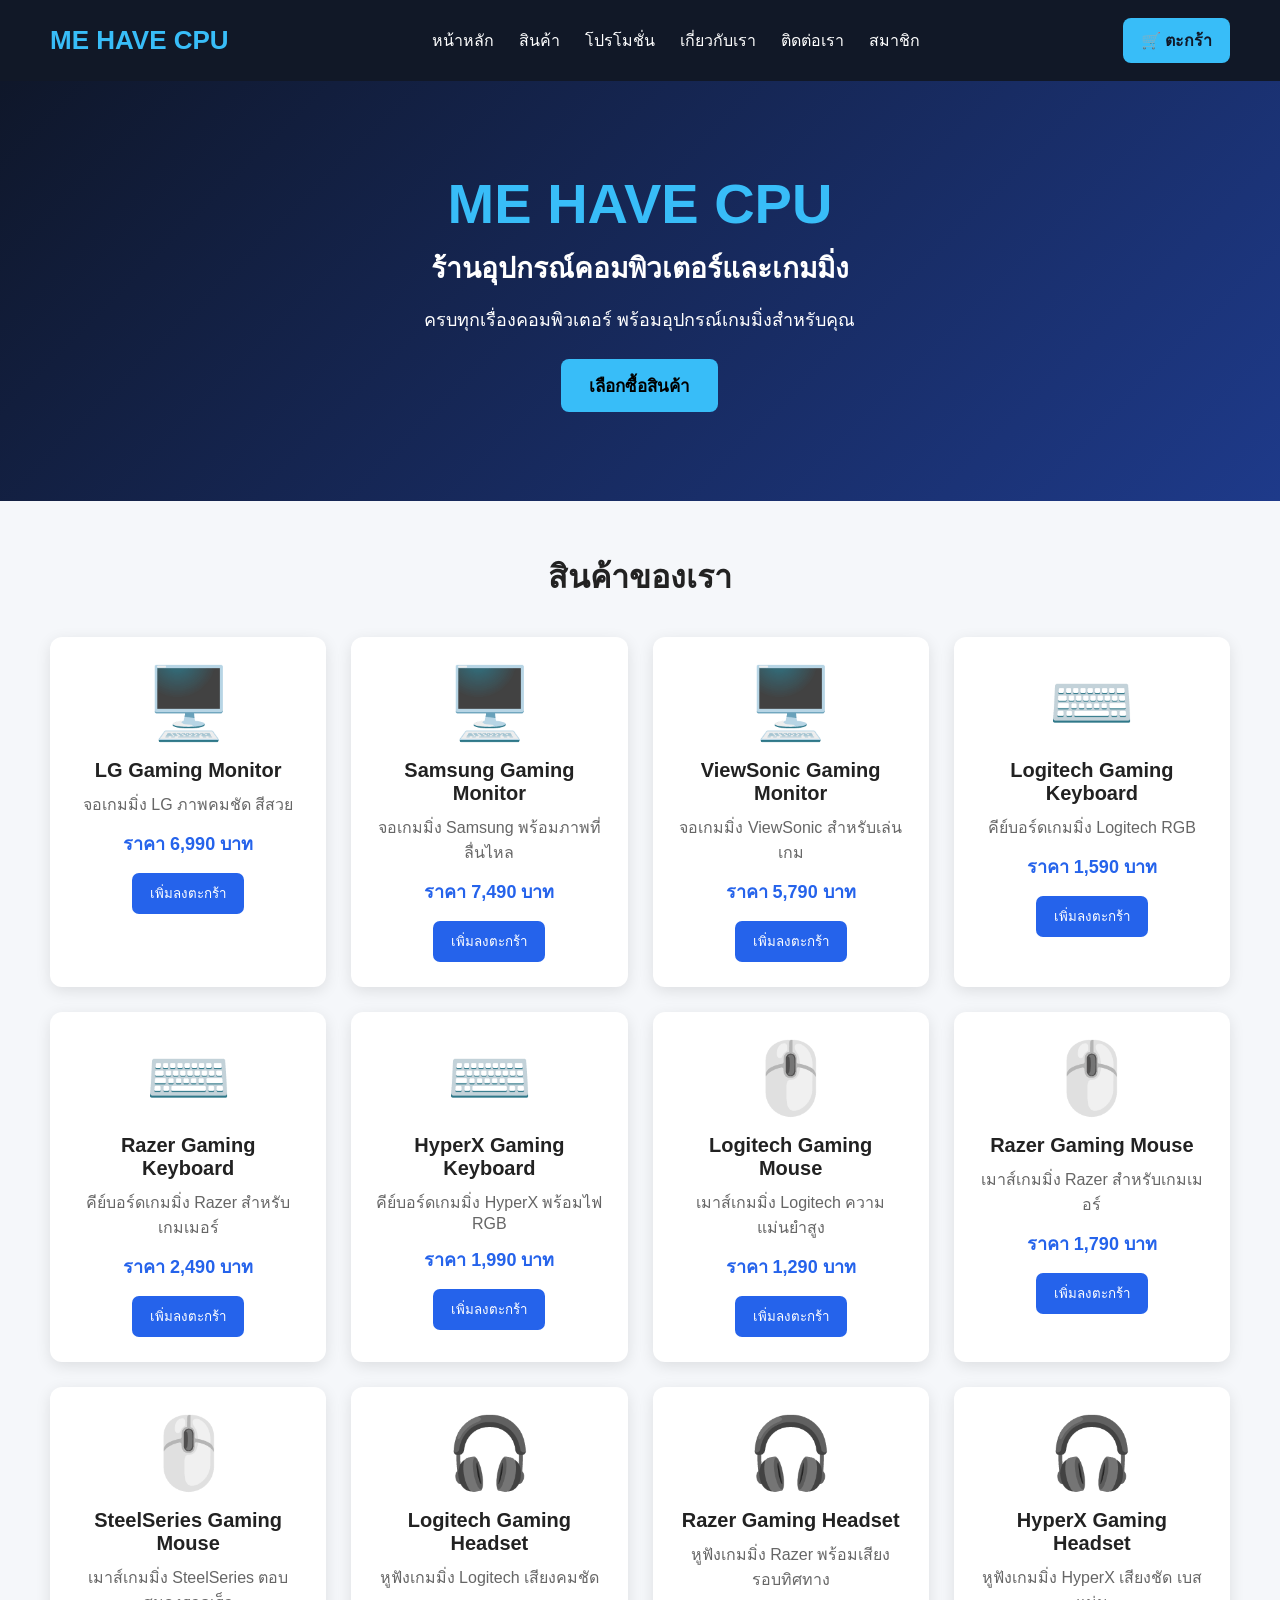
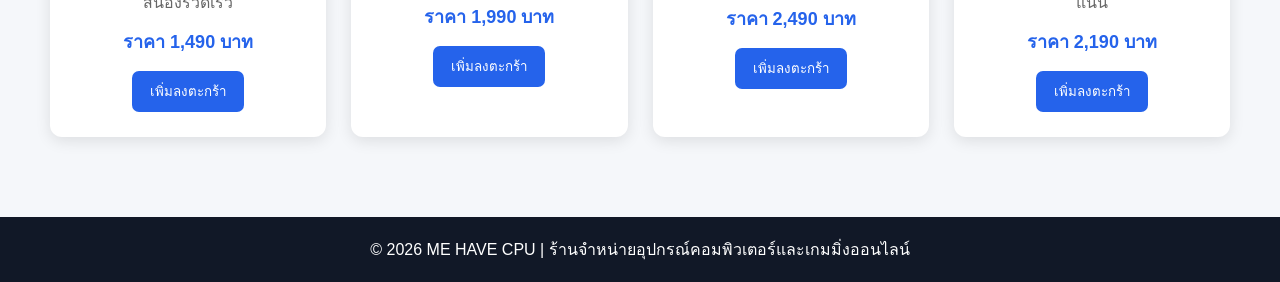
<file: index.html>
<!DOCTYPE html>
<html lang="th">
<head>
    <meta charset="UTF-8">
    <meta name="viewport" content="width=device-width, initial-scale=1.0">
    <title>ME HAVE CPU - ร้านอุปกรณ์คอมพิวเตอร์</title>
    <link rel="stylesheet" href="style.css">
</head>

<body>

    <!-- Header -->
    <header>
        <div class="logo">ME HAVE CPU</div>

        <nav>
            <a href="index.html">หน้าหลัก</a>
            <a href="index.html#products">สินค้า</a>
            <a href="promotion.html">โปรโมชั่น</a>
            <a href="about.html">เกี่ยวกับเรา</a>
            <a href="contact.html">ติดต่อเรา</a>
            <a href="member.html">สมาชิก</a>
        </nav>

        <a href="cart.html" class="cart">
            🛒 ตะกร้า
        </a>
    </header>


    <!-- Hero -->
    <section class="hero">
        <div>
            <h1>ME HAVE CPU</h1>
            <h2>ร้านอุปกรณ์คอมพิวเตอร์และเกมมิ่ง</h2>
            <p>ครบทุกเรื่องคอมพิวเตอร์ พร้อมอุปกรณ์เกมมิ่งสำหรับคุณ</p>

            <button onclick="document.getElementById('products').scrollIntoView({behavior:'smooth'})">
                เลือกซื้อสินค้า
            </button>
        </div>
    </section>


    <!-- Products -->
    <section class="products" id="products">

        <h2>สินค้าของเรา</h2>

        <div class="product-list">


            <!-- LG -->
            <div class="product" onclick="viewProduct('lg')">
                <div class="product-image">🖥️</div>
                <h3>LG Gaming Monitor</h3>
                <p>จอเกมมิ่ง LG ภาพคมชัด สีสวย</p>
                <strong>ราคา 6,990 บาท</strong>

                <button onclick="event.stopPropagation(); addToCart('LG Gaming Monitor', 6990)">
                    เพิ่มลงตะกร้า
                </button>
            </div>


            <!-- Samsung -->
            <div class="product" onclick="viewProduct('samsung')">
                <div class="product-image">🖥️</div>
                <h3>Samsung Gaming Monitor</h3>
                <p>จอเกมมิ่ง Samsung พร้อมภาพที่ลื่นไหล</p>
                <strong>ราคา 7,490 บาท</strong>

                <button onclick="event.stopPropagation(); addToCart('Samsung Gaming Monitor', 7490)">
                    เพิ่มลงตะกร้า
                </button>
            </div>


            <!-- ViewSonic -->
            <div class="product" onclick="viewProduct('viewsonic')">
                <div class="product-image">🖥️</div>
                <h3>ViewSonic Gaming Monitor</h3>
                <p>จอเกมมิ่ง ViewSonic สำหรับเล่นเกม</p>
                <strong>ราคา 5,790 บาท</strong>

                <button onclick="event.stopPropagation(); addToCart('ViewSonic Gaming Monitor', 5790)">
                    เพิ่มลงตะกร้า
                </button>
            </div>


            <!-- Logitech Keyboard -->
            <div class="product" onclick="viewProduct('logitech-keyboard')">
                <div class="product-image">⌨️</div>
                <h3>Logitech Gaming Keyboard</h3>
                <p>คีย์บอร์ดเกมมิ่ง Logitech RGB</p>
                <strong>ราคา 1,590 บาท</strong>

                <button onclick="event.stopPropagation(); addToCart('Logitech Gaming Keyboard', 1590)">
                    เพิ่มลงตะกร้า
                </button>
            </div>


            <!-- Razer Keyboard -->
            <div class="product" onclick="viewProduct('razer-keyboard')">
                <div class="product-image">⌨️</div>
                <h3>Razer Gaming Keyboard</h3>
                <p>คีย์บอร์ดเกมมิ่ง Razer สำหรับเกมเมอร์</p>
                <strong>ราคา 2,490 บาท</strong>

                <button onclick="event.stopPropagation(); addToCart('Razer Gaming Keyboard', 2490)">
                    เพิ่มลงตะกร้า
                </button>
            </div>


            <!-- HyperX Keyboard -->
            <div class="product" onclick="viewProduct('hyperx-keyboard')">
                <div class="product-image">⌨️</div>
                <h3>HyperX Gaming Keyboard</h3>
                <p>คีย์บอร์ดเกมมิ่ง HyperX พร้อมไฟ RGB</p>
                <strong>ราคา 1,990 บาท</strong>

                <button onclick="event.stopPropagation(); addToCart('HyperX Gaming Keyboard', 1990)">
                    เพิ่มลงตะกร้า
                </button>
            </div>


            <!-- Logitech Mouse -->
            <div class="product" onclick="viewProduct('logitech-mouse')">
                <div class="product-image">🖱️</div>
                <h3>Logitech Gaming Mouse</h3>
                <p>เมาส์เกมมิ่ง Logitech ความแม่นยำสูง</p>
                <strong>ราคา 1,290 บาท</strong>

                <button onclick="event.stopPropagation(); addToCart('Logitech Gaming Mouse', 1290)">
                    เพิ่มลงตะกร้า
                </button>
            </div>


            <!-- Razer Mouse -->
            <div class="product" onclick="viewProduct('razer-mouse')">
                <div class="product-image">🖱️</div>
                <h3>Razer Gaming Mouse</h3>
                <p>เมาส์เกมมิ่ง Razer สำหรับเกมเมอร์</p>
                <strong>ราคา 1,790 บาท</strong>

                <button onclick="event.stopPropagation(); addToCart('Razer Gaming Mouse', 1790)">
                    เพิ่มลงตะกร้า
                </button>
            </div>


            <!-- SteelSeries Mouse -->
            <div class="product" onclick="viewProduct('steelseries-mouse')">
                <div class="product-image">🖱️</div>
                <h3>SteelSeries Gaming Mouse</h3>
                <p>เมาส์เกมมิ่ง SteelSeries ตอบสนองรวดเร็ว</p>
                <strong>ราคา 1,490 บาท</strong>

                <button onclick="event.stopPropagation(); addToCart('SteelSeries Gaming Mouse', 1490)">
                    เพิ่มลงตะกร้า
                </button>
            </div>


            <!-- Logitech Headset -->
            <div class="product" onclick="viewProduct('logitech-headset')">
                <div class="product-image">🎧</div>
                <h3>Logitech Gaming Headset</h3>
                <p>หูฟังเกมมิ่ง Logitech เสียงคมชัด</p>
                <strong>ราคา 1,990 บาท</strong>

                <button onclick="event.stopPropagation(); addToCart('Logitech Gaming Headset', 1990)">
                    เพิ่มลงตะกร้า
                </button>
            </div>


            <!-- Razer Headset -->
            <div class="product" onclick="viewProduct('razer-headset')">
                <div class="product-image">🎧</div>
                <h3>Razer Gaming Headset</h3>
                <p>หูฟังเกมมิ่ง Razer พร้อมเสียงรอบทิศทาง</p>
                <strong>ราคา 2,490 บาท</strong>

                <button onclick="event.stopPropagation(); addToCart('Razer Gaming Headset', 2490)">
                    เพิ่มลงตะกร้า
                </button>
            </div>


            <!-- HyperX Headset -->
            <div class="product" onclick="viewProduct('hyperx-headset')">
                <div class="product-image">🎧</div>
                <h3>HyperX Gaming Headset</h3>
                <p>หูฟังเกมมิ่ง HyperX เสียงชัด เบสแน่น</p>
                <strong>ราคา 2,190 บาท</strong>

                <button onclick="event.stopPropagation(); addToCart('HyperX Gaming Headset', 2190)">
                    เพิ่มลงตะกร้า
                </button>
            </div>


        </div>
    </section>


    <!-- Footer -->
    <footer>
        <p>
            © 2026 ME HAVE CPU |
            ร้านจำหน่ายอุปกรณ์คอมพิวเตอร์และเกมมิ่งออนไลน์
        </p>
    </footer>


    <!-- JavaScript เดิม -->
    <script src="script.js"></script>


    <!-- เปิดหน้ารายละเอียดสินค้า -->
    <script>
        function viewProduct(product) {
            window.location.href =
                'product-detail.html?product=' + product;
        }
    </script>

</body>
</html>
</file>
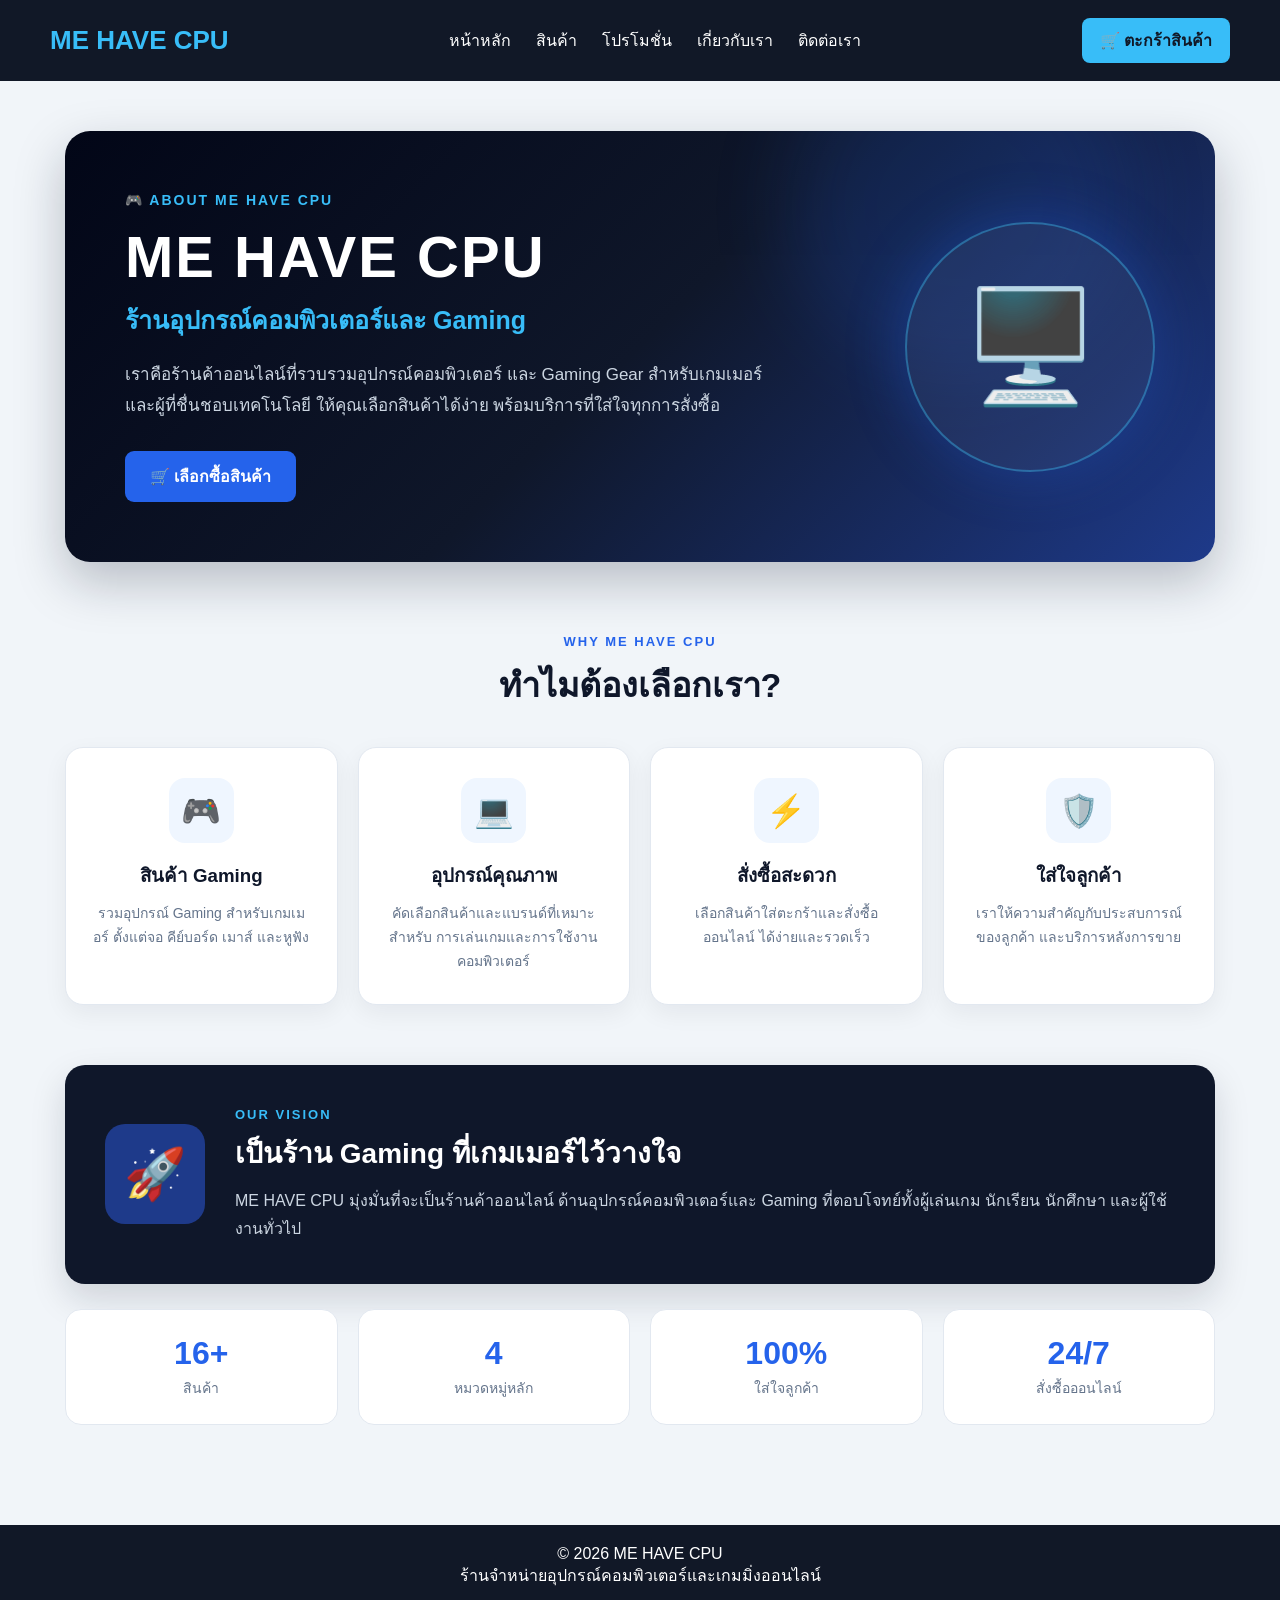
<file: about.html>
<!DOCTYPE html>
<html lang="th">

<head>
    <meta charset="UTF-8">
    <meta name="viewport" content="width=device-width, initial-scale=1.0">

    <title>เกี่ยวกับเรา | ME HAVE CPU</title>

    <link rel="stylesheet" href="style.css">
</head>

<body class="about-page">

<header>
    <div class="logo">ME HAVE CPU</div>

    <nav>
        <a href="index.html">หน้าหลัก</a>
        <a href="index.html#products">สินค้า</a>
        <a href="promotion.html">โปรโมชั่น</a>
        <a href="about.html">เกี่ยวกับเรา</a>
        <a href="contact.html">ติดต่อเรา</a>
    </nav>

    <a href="cart.html" class="cart">
        🛒 ตะกร้าสินค้า
    </a>
</header>


<main class="about-container">

    <!-- Hero -->
    <section class="about-hero">

        <div class="about-hero-content">

            <span class="about-label">
                🎮 ABOUT ME HAVE CPU
            </span>

            <h1>
                ME HAVE CPU
            </h1>

            <h2>
                ร้านอุปกรณ์คอมพิวเตอร์และ Gaming
            </h2>

            <p>
                เราคือร้านค้าออนไลน์ที่รวบรวมอุปกรณ์คอมพิวเตอร์
                และ Gaming Gear สำหรับเกมเมอร์และผู้ที่ชื่นชอบเทคโนโลยี
                ให้คุณเลือกสินค้าได้ง่าย พร้อมบริการที่ใส่ใจทุกการสั่งซื้อ
            </p>

            <a href="index.html#products" class="about-btn">
                🛒 เลือกซื้อสินค้า
            </a>

        </div>

        <div class="about-hero-icon">
            🖥️
        </div>

    </section>


    <!-- จุดเด่น -->
    <section class="about-features">

        <div class="about-section-title">
            <span>WHY ME HAVE CPU</span>
            <h2>ทำไมต้องเลือกเรา?</h2>
        </div>


        <div class="feature-grid">

            <div class="feature-card">
                <div class="feature-icon">🎮</div>
                <h3>สินค้า Gaming</h3>
                <p>
                    รวมอุปกรณ์ Gaming สำหรับเกมเมอร์
                    ตั้งแต่จอ คีย์บอร์ด เมาส์ และหูฟัง
                </p>
            </div>


            <div class="feature-card">
                <div class="feature-icon">💻</div>
                <h3>อุปกรณ์คุณภาพ</h3>
                <p>
                    คัดเลือกสินค้าและแบรนด์ที่เหมาะสำหรับ
                    การเล่นเกมและการใช้งานคอมพิวเตอร์
                </p>
            </div>


            <div class="feature-card">
                <div class="feature-icon">⚡</div>
                <h3>สั่งซื้อสะดวก</h3>
                <p>
                    เลือกสินค้าใส่ตะกร้าและสั่งซื้อออนไลน์
                    ได้ง่ายและรวดเร็ว
                </p>
            </div>


            <div class="feature-card">
                <div class="feature-icon">🛡️</div>
                <h3>ใส่ใจลูกค้า</h3>
                <p>
                    เราให้ความสำคัญกับประสบการณ์ของลูกค้า
                    และบริการหลังการขาย
                </p>
            </div>

        </div>

    </section>


    <!-- วิสัยทัศน์ -->
    <section class="about-vision">

        <div class="vision-icon">
            🚀
        </div>

        <div>
            <span>OUR VISION</span>

            <h2>
                เป็นร้าน Gaming ที่เกมเมอร์ไว้วางใจ
            </h2>

            <p>
                ME HAVE CPU มุ่งมั่นที่จะเป็นร้านค้าออนไลน์
                ด้านอุปกรณ์คอมพิวเตอร์และ Gaming
                ที่ตอบโจทย์ทั้งผู้เล่นเกม นักเรียน นักศึกษา
                และผู้ใช้งานทั่วไป
            </p>
        </div>

    </section>


    <!-- สถิติ -->
    <section class="about-stats">

        <div class="stat-box">
            <strong>16+</strong>
            <span>สินค้า</span>
        </div>

        <div class="stat-box">
            <strong>4</strong>
            <span>หมวดหมู่หลัก</span>
        </div>

        <div class="stat-box">
            <strong>100%</strong>
            <span>ใส่ใจลูกค้า</span>
        </div>

        <div class="stat-box">
            <strong>24/7</strong>
            <span>สั่งซื้อออนไลน์</span>
        </div>

    </section>

</main>


<footer>
    <p>© 2026 ME HAVE CPU</p>
    <p>ร้านจำหน่ายอุปกรณ์คอมพิวเตอร์และเกมมิ่งออนไลน์</p>
</footer>


</body>
</html>
</file>
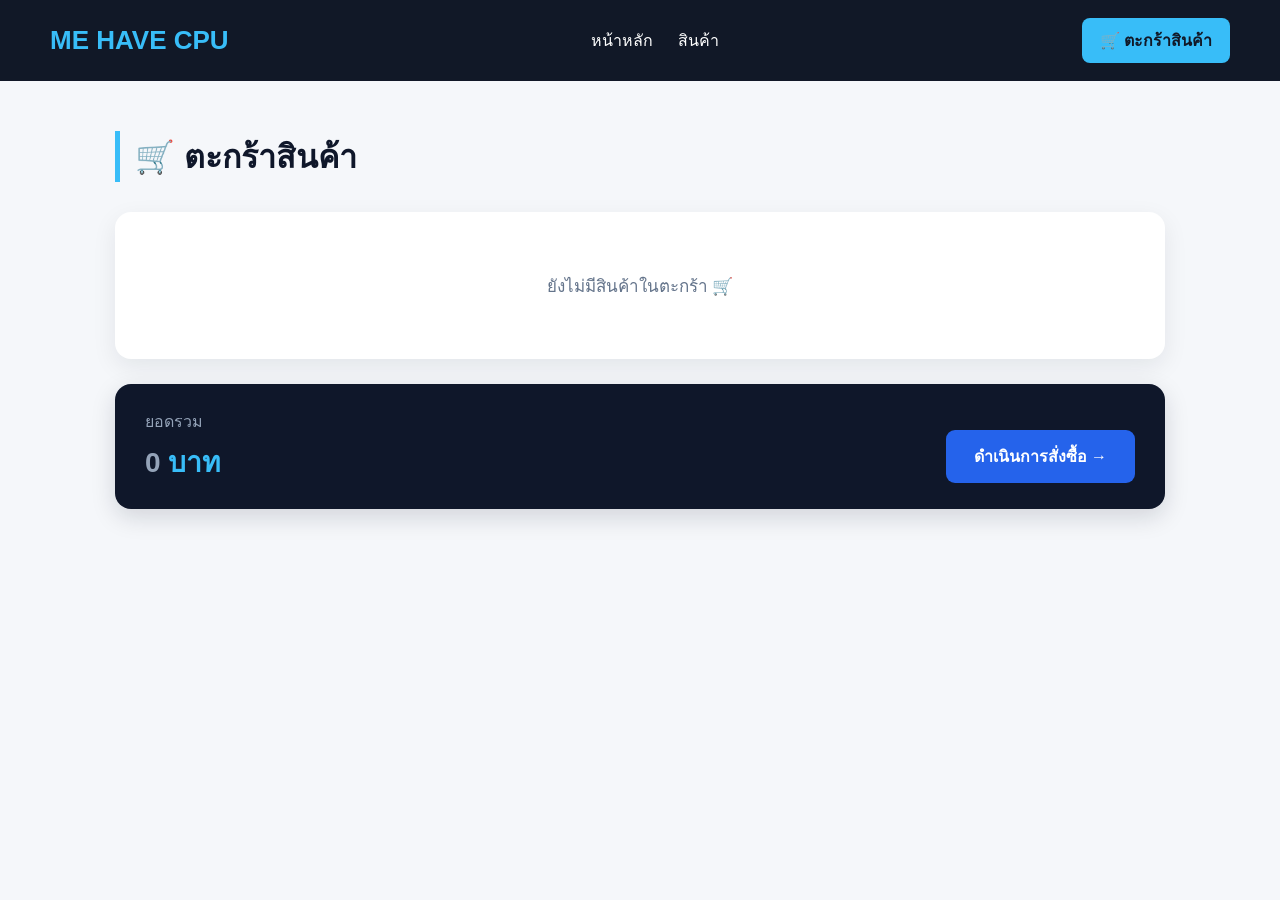
<file: cart.html>
<!DOCTYPE html>
<html lang="th">
<head>
    <meta charset="UTF-8">
    <meta name="viewport" content="width=device-width, initial-scale=1.0">
    <title>ตะกร้าสินค้า | ME HAVE CPU</title>
    <link rel="stylesheet" href="style.css">
</head>

<body>

<header>
    <div class="logo">ME HAVE CPU</div>

    <nav>
        <a href="index.html">หน้าหลัก</a>
        <a href="index.html#products">สินค้า</a>
    </nav>

    <a href="cart.html" class="cart">
        🛒 ตะกร้าสินค้า
    </a>
</header>

<main class="cart-page">

    <h1>🛒 ตะกร้าสินค้า</h1>

    <div id="cart-items" class="cart-page-items">
        <p>กำลังโหลดสินค้า...</p>
    </div>

    <div class="cart-page-bottom">

        <div>
            <span>ยอดรวม</span>
            <strong>
                <span id="cart-total">0</span> บาท
            </strong>
        </div>

        <button
            class="checkout-btn"
            onclick="goToCheckout()">
            ดำเนินการสั่งซื้อ →
        </button>

    </div>

</main>

<script src="script.js"></script>

</body>
</html>
</file>
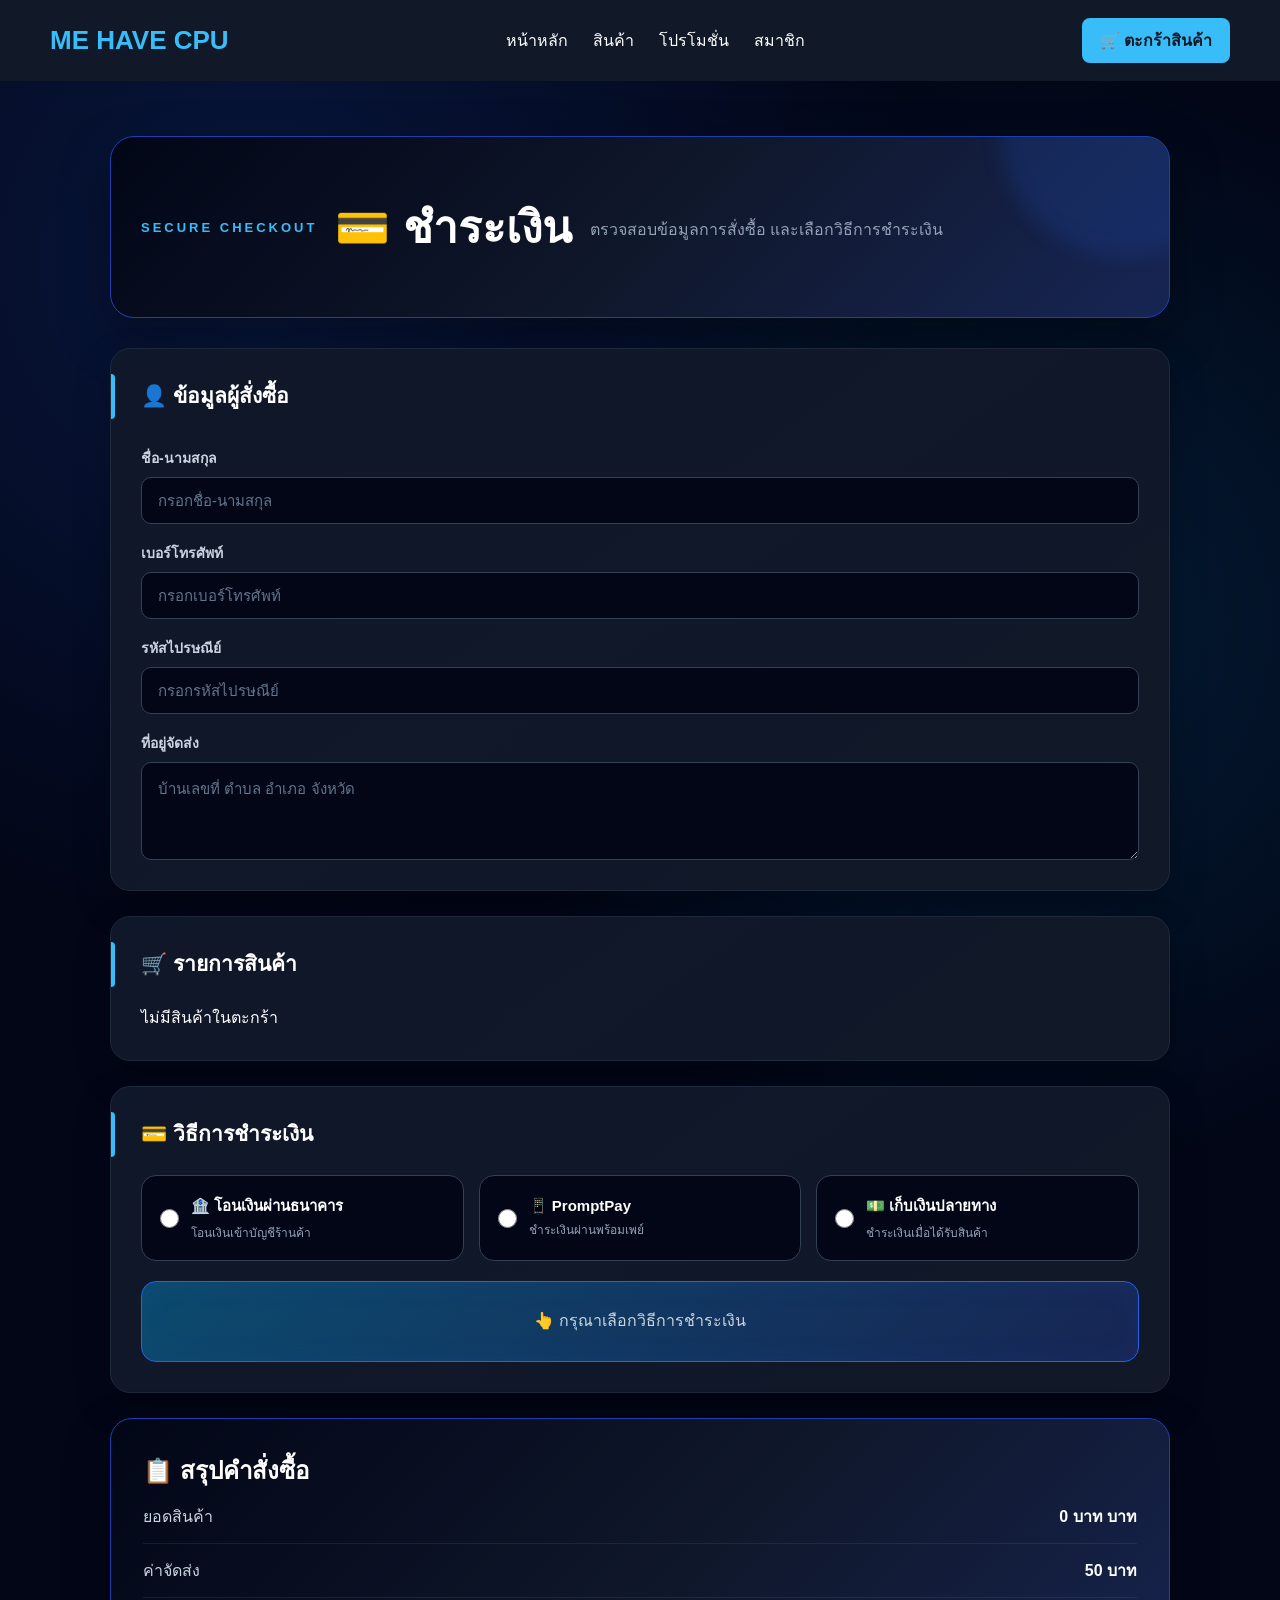
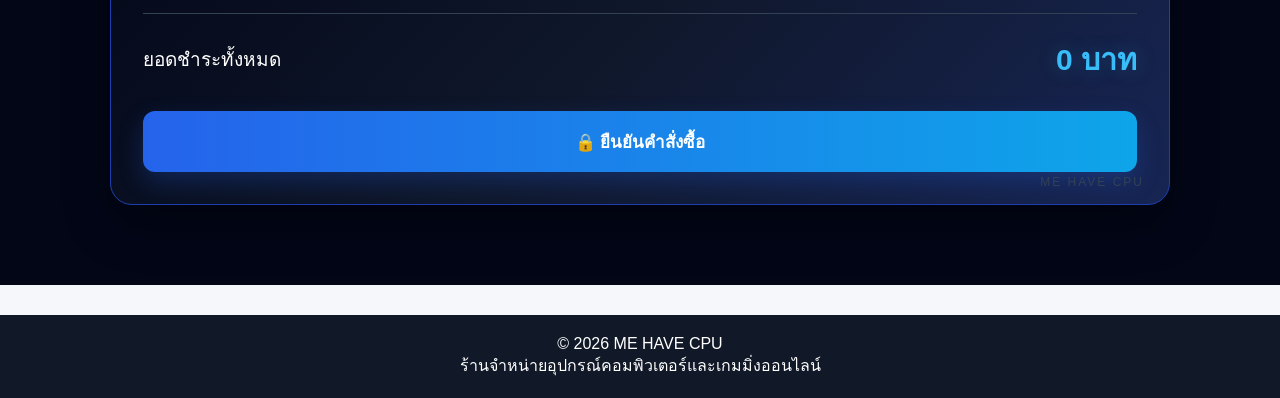
<file: checkout.html>
<!DOCTYPE html>
<html lang="th">

<head>
    <meta charset="UTF-8">
    <meta name="viewport" content="width=device-width, initial-scale=1.0">

    <title>ชำระเงิน | ME HAVE CPU</title>

    <link rel="stylesheet" href="style.css">
</head>

<body>

<header>

    <div class="logo">
        ME HAVE CPU
    </div>

    <nav>
        <a href="index.html">หน้าหลัก</a>
        <a href="index.html#products">สินค้า</a>
        <a href="promotion.html">โปรโมชั่น</a>
        <a href="member.html">สมาชิก</a>
    </nav>

    <a href="cart.html" class="cart">
        🛒 ตะกร้าสินค้า
    </a>

</header>


<main class="checkout-page">

    <div class="checkout-container">

        <div class="checkout-title">

            <span>SECURE CHECKOUT</span>

            <h1>💳 ชำระเงิน</h1>

            <p>
                ตรวจสอบข้อมูลการสั่งซื้อ
                และเลือกวิธีการชำระเงิน
            </p>

        </div>


        <!-- ข้อมูลผู้สั่งซื้อ -->

        <section class="checkout-box">

            <h2>👤 ข้อมูลผู้สั่งซื้อ</h2>

            <div class="checkout-form">

                <label>
                    ชื่อ-นามสกุล
                </label>

                <input
                    type="text"
                    id="customerName"
                    placeholder="กรอกชื่อ-นามสกุล"
                >


                <label>
                    เบอร์โทรศัพท์
                </label>

                <input
                    type="tel"
                    id="phone"
                    placeholder="กรอกเบอร์โทรศัพท์"
                >


                <label>
                    รหัสไปรษณีย์
                </label>

                <input
                    type="text"
                    id="zipcode"
                    placeholder="กรอกรหัสไปรษณีย์"
                >


                <label>
                    ที่อยู่จัดส่ง
                </label>

                <textarea
                    id="address"
                    rows="4"
                    placeholder="บ้านเลขที่ ตำบล อำเภอ จังหวัด"
                ></textarea>

            </div>

        </section>


        <!-- รายการสินค้า -->

        <section class="checkout-box">

            <h2>🛒 รายการสินค้า</h2>

            <div id="checkout-items">

                <p>
                    กำลังโหลดสินค้า...
                </p>

            </div>

        </section>


        <!-- วิธีชำระเงิน -->

        <section class="checkout-box">

            <h2>💳 วิธีการชำระเงิน</h2>


            <div class="payment-options">

                <label class="payment-option">

                    <input
                        type="radio"
                        name="payment"
                        value="โอนเงินผ่านธนาคาร"
                        onchange="showPaymentDetail('bank')"
                    >

                    <div>
                        <strong>🏦 โอนเงินผ่านธนาคาร</strong>

                        <small>
                            โอนเงินเข้าบัญชีร้านค้า
                        </small>
                    </div>

                </label>


                <label class="payment-option">

                    <input
                        type="radio"
                        name="payment"
                        value="PromptPay"
                        onchange="showPaymentDetail('promptpay')"
                    >

                    <div>
                        <strong>📱 PromptPay</strong>

                        <small>
                            ชำระเงินผ่านพร้อมเพย์
                        </small>
                    </div>

                </label>


                <label class="payment-option">

                    <input
                        type="radio"
                        name="payment"
                        value="เก็บเงินปลายทาง"
                        onchange="showPaymentDetail('cod')"
                    >

                    <div>
                        <strong>💵 เก็บเงินปลายทาง</strong>

                        <small>
                            ชำระเงินเมื่อได้รับสินค้า
                        </small>
                    </div>

                </label>

            </div>


            <!-- รายละเอียดการชำระเงิน -->

            <div
                id="payment-detail"
                class="payment-detail"
            >

                <p>
                    👆 กรุณาเลือกวิธีการชำระเงิน
                </p>

            </div>

        </section>


        <!-- สรุปยอด -->

        <section class="checkout-summary">

            <h2>📋 สรุปคำสั่งซื้อ</h2>

            <div class="summary-row">

                <span>
                    ยอดสินค้า
                </span>

                <strong>
                    <span id="product-total">0</span> บาท
                </strong>

            </div>


            <div class="summary-row">

                <span>
                    ค่าจัดส่ง
                </span>

                <strong>
                    50 บาท
                </strong>

            </div>


            <div class="summary-total">

                <span>
                    ยอดชำระทั้งหมด
                </span>

                <strong>
                    <span id="checkout-total">0</span> บาท
                </strong>

            </div>


            <button
                class="confirm-order-btn"
                onclick="confirmOrder()"
            >
                🔒 ยืนยันคำสั่งซื้อ
            </button>

        </section>

    </div>

</main>


<footer>

    <p>© 2026 ME HAVE CPU</p>

    <p>
        ร้านจำหน่ายอุปกรณ์คอมพิวเตอร์และเกมมิ่งออนไลน์
    </p>

</footer>


<script src="script.js"></script>

</body>
</html>
</file>
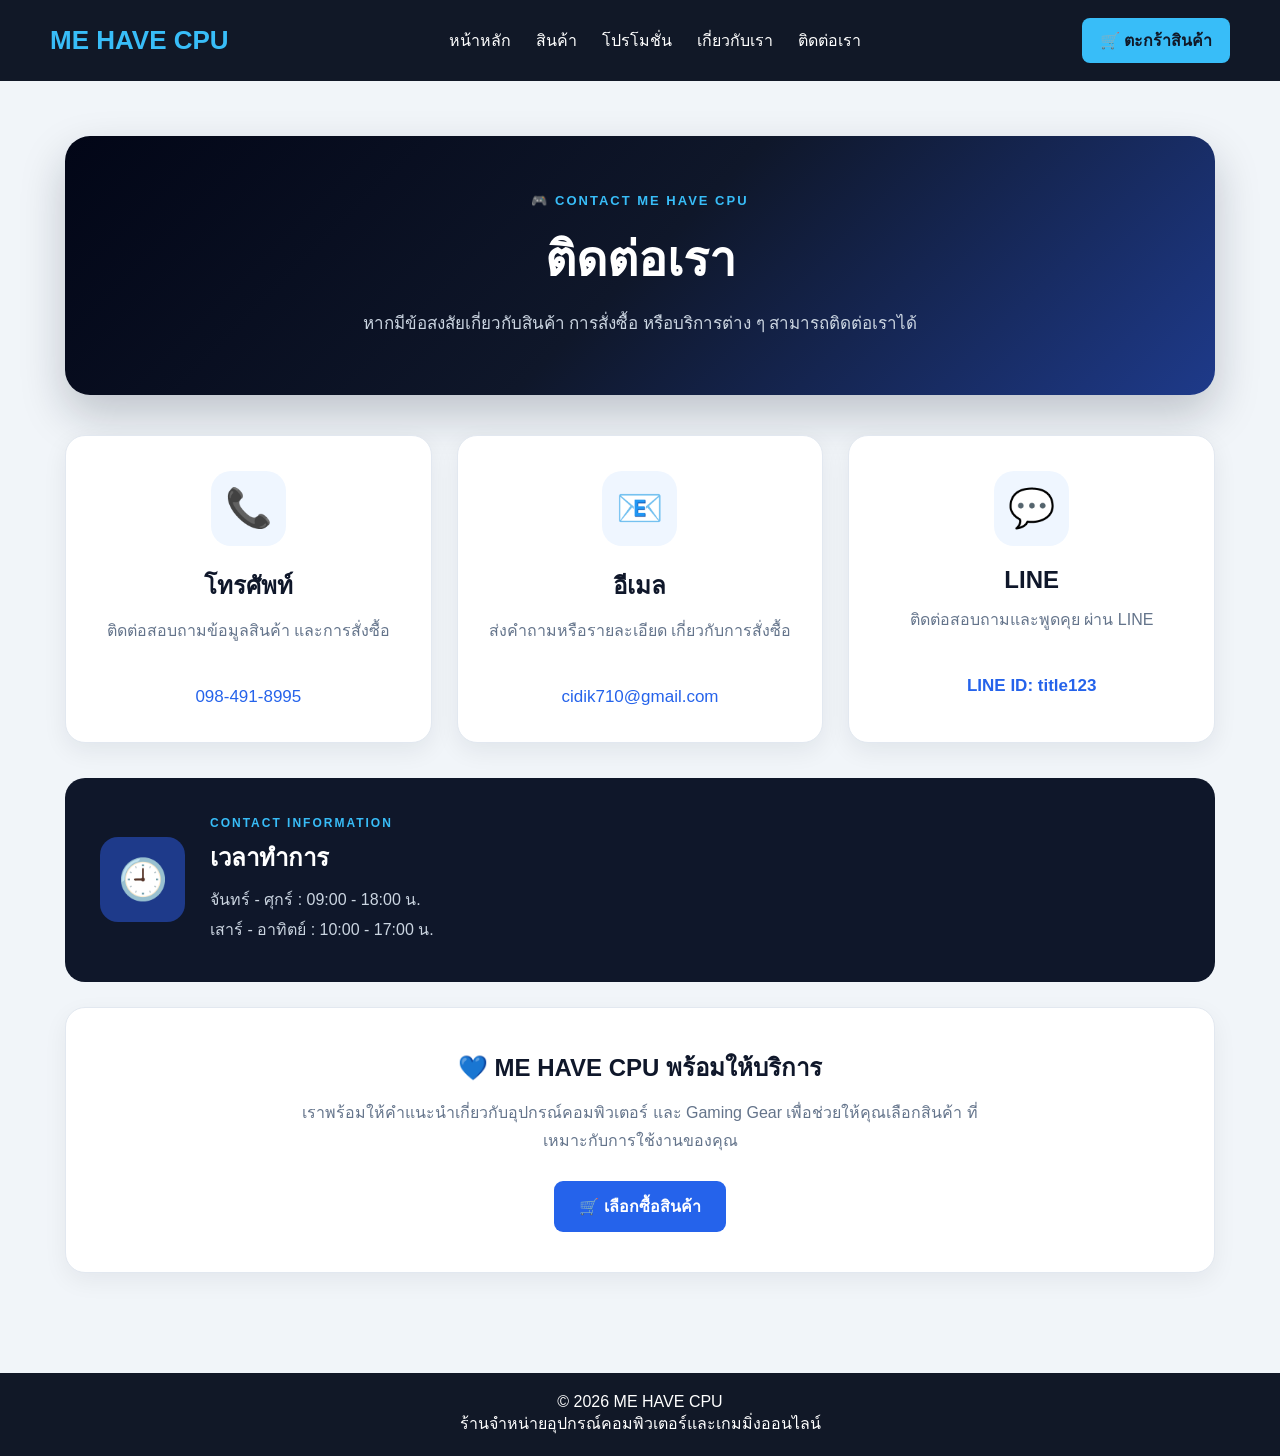
<file: contact.html>
<!DOCTYPE html>
<html lang="th">

<head>
    <meta charset="UTF-8">
    <meta name="viewport" content="width=device-width, initial-scale=1.0">

    <title>ติดต่อเรา | ME HAVE CPU</title>

    <link rel="stylesheet" href="style.css">
</head>

<body class="contact-page">

<header>
    <div class="logo">ME HAVE CPU</div>

    <nav>
        <a href="index.html">หน้าหลัก</a>
        <a href="index.html#products">สินค้า</a>
        <a href="promotion.html">โปรโมชั่น</a>
        <a href="about.html">เกี่ยวกับเรา</a>
        <a href="contact.html">ติดต่อเรา</a>
    </nav>

    <a href="cart.html" class="cart">
        🛒 ตะกร้าสินค้า
    </a>
</header>


<main class="contact-container">

    <!-- หัวข้อ -->
    <section class="contact-hero">

        <span>🎮 CONTACT ME HAVE CPU</span>

        <h1>ติดต่อเรา</h1>

        <p>
            หากมีข้อสงสัยเกี่ยวกับสินค้า การสั่งซื้อ
            หรือบริการต่าง ๆ สามารถติดต่อเราได้
        </p>

    </section>


    <!-- ช่องทางติดต่อ -->
    <section class="contact-grid">

        <!-- โทรศัพท์ -->
        <div class="contact-card">

            <div class="contact-icon">
                📞
            </div>

            <h2>โทรศัพท์</h2>

            <p>
                ติดต่อสอบถามข้อมูลสินค้า
                และการสั่งซื้อ
            </p>

            <a href="tel:0984918995">
                098-491-8995
            </a>

        </div>


        <!-- Email -->
        <div class="contact-card">

            <div class="contact-icon">
                📧
            </div>

            <h2>อีเมล</h2>

            <p>
                ส่งคำถามหรือรายละเอียด
                เกี่ยวกับการสั่งซื้อ
            </p>

            <a href="mailto:cidik710@gmail.com">
                cidik710@gmail.com
            </a>

        </div>


        <!-- LINE -->
        <div class="contact-card">

            <div class="contact-icon">
                💬
            </div>

            <h2>LINE</h2>

            <p>
                ติดต่อสอบถามและพูดคุย
                ผ่าน LINE
            </p>

            <strong>
                LINE ID: title123
            </strong>

        </div>

    </section>


    <!-- เวลาทำการ -->
    <section class="contact-info">

        <div class="contact-info-icon">
            🕘
        </div>

        <div>
            <span>CONTACT INFORMATION</span>

            <h2>เวลาทำการ</h2>

            <p>
                จันทร์ - ศุกร์ : 09:00 - 18:00 น.
            </p>

            <p>
                เสาร์ - อาทิตย์ : 10:00 - 17:00 น.
            </p>

        </div>

    </section>


    <!-- ข้อความบริการ -->
    <section class="contact-bottom">

        <h2>💙 ME HAVE CPU พร้อมให้บริการ</h2>

        <p>
            เราพร้อมให้คำแนะนำเกี่ยวกับอุปกรณ์คอมพิวเตอร์
            และ Gaming Gear เพื่อช่วยให้คุณเลือกสินค้า
            ที่เหมาะกับการใช้งานของคุณ
        </p>

        <a href="index.html#products">
            🛒 เลือกซื้อสินค้า
        </a>

    </section>

</main>


<footer>
    <p>© 2026 ME HAVE CPU</p>
    <p>ร้านจำหน่ายอุปกรณ์คอมพิวเตอร์และเกมมิ่งออนไลน์</p>
</footer>

</body>
</html>
</file>
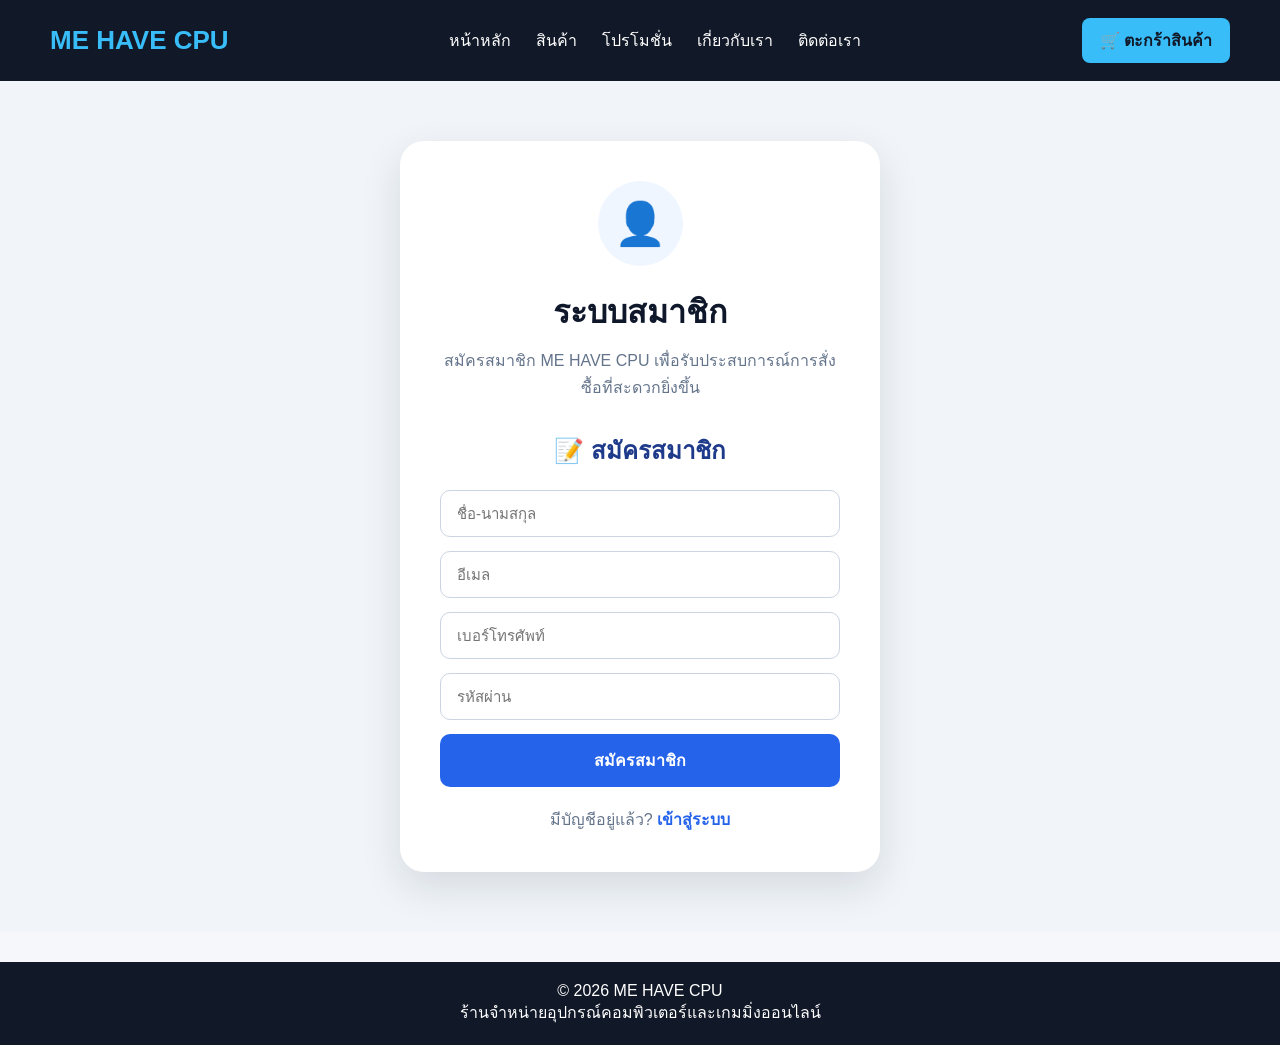
<file: member.html>
<!DOCTYPE html>
<html lang="th">

<head>
    <meta charset="UTF-8">
    <meta name="viewport" content="width=device-width, initial-scale=1.0">

    <title>สมาชิก | ME HAVE CPU</title>

    <link rel="stylesheet" href="style.css">
</head>

<body>

<header>

    <div class="logo">
        ME HAVE CPU
    </div>

    <nav>
        <a href="index.html">หน้าหลัก</a>
        <a href="index.html#products">สินค้า</a>
        <a href="promotion.html">โปรโมชั่น</a>
        <a href="about.html">เกี่ยวกับเรา</a>
        <a href="contact.html">ติดต่อเรา</a>
    </nav>

    <a href="cart.html" class="cart">
        🛒 ตะกร้าสินค้า
    </a>

</header>


<main class="member-page">

    <div class="member-box">

        <div class="member-icon">
            👤
        </div>

        <h1>ระบบสมาชิก</h1>

        <p class="member-subtitle">
            สมัครสมาชิก ME HAVE CPU
            เพื่อรับประสบการณ์การสั่งซื้อที่สะดวกยิ่งขึ้น
        </p>


        <!-- สมัครสมาชิก -->

        <div id="register-section">

            <h2>📝 สมัครสมาชิก</h2>

            <input
                type="text"
                id="member-name"
                placeholder="ชื่อ-นามสกุล"
            >

            <input
                type="email"
                id="member-email"
                placeholder="อีเมล"
            >

            <input
                type="tel"
                id="member-phone"
                placeholder="เบอร์โทรศัพท์"
            >

            <input
                type="password"
                id="member-password"
                placeholder="รหัสผ่าน"
            >

            <button onclick="registerMember()">
                สมัครสมาชิก
            </button>

            <p class="member-switch">
                มีบัญชีอยู่แล้ว?
                <a href="#" onclick="showLogin(); return false;">
                    เข้าสู่ระบบ
                </a>
            </p>

        </div>


        <!-- เข้าสู่ระบบ -->

        <div id="login-section" style="display:none;">

            <h2>🔐 เข้าสู่ระบบ</h2>

            <input
                type="email"
                id="login-email"
                placeholder="อีเมล"
            >

            <input
                type="password"
                id="login-password"
                placeholder="รหัสผ่าน"
            >

            <button onclick="loginMember()">
                เข้าสู่ระบบ
            </button>

            <p class="member-switch">
                ยังไม่มีสมาชิก?
                <a href="#" onclick="showRegister(); return false;">
                    สมัครสมาชิก
                </a>
            </p>

        </div>


        <!-- สมาชิกเข้าสู่ระบบแล้ว -->

        <div id="member-profile" style="display:none;">

            <div class="profile-avatar">
                👤
            </div>

            <h2 id="profile-name">
                สมาชิก
            </h2>

            <p>
                ยินดีต้อนรับเข้าสู่ ME HAVE CPU
            </p>

            <div class="profile-info">

                <p>
                    📧 <strong>อีเมล:</strong>
                    <span id="profile-email"></span>
                </p>

                <p>
                    📞 <strong>เบอร์โทร:</strong>
                    <span id="profile-phone"></span>
                </p>

            </div>

            <a href="index.html#products" class="member-shop-btn">
                🛒 เลือกซื้อสินค้า
            </a>

            <button
                class="logout-btn"
                onclick="logoutMember()"
            >
                ออกจากระบบ
            </button>

        </div>

    </div>

</main>


<footer>

    <p>© 2026 ME HAVE CPU</p>

    <p>
        ร้านจำหน่ายอุปกรณ์คอมพิวเตอร์และเกมมิ่งออนไลน์
    </p>

</footer>


<script src="script.js"></script>

</body>
</html>
</file>
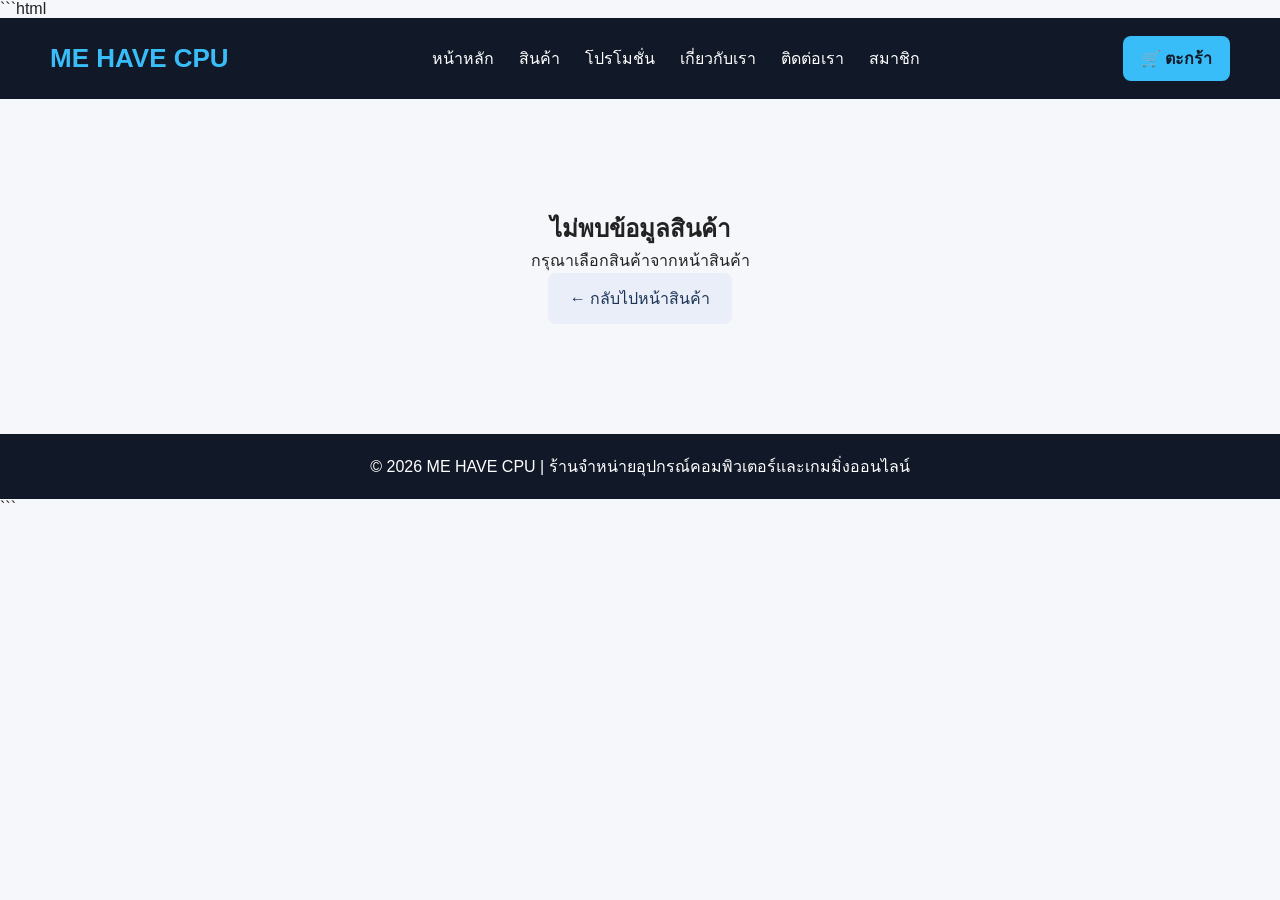
<file: product-detail.html>
```html
<!DOCTYPE html>
<html lang="th">
<head>
<meta charset="UTF-8">
<meta name="viewport" content="width=device-width, initial-scale=1.0">

<title>รายละเอียดสินค้า - ME HAVE CPU</title>

<link rel="stylesheet" href="style.css">

<style>

.detail-wrap{
    max-width:1100px;
    margin:50px auto;
    padding:0 20px;
}

.detail-card{
    background:#fff;
    border-radius:16px;
    box-shadow:0 4px 18px rgba(0,0,0,.12);
    padding:35px;
    display:grid;
    grid-template-columns:350px 1fr;
    gap:45px;
}

.detail-image{
    height:350px;
    border-radius:14px;
    background:#f1f5fb;
    display:flex;
    align-items:center;
    justify-content:center;
    font-size:120px;
}

.detail-info h1{
    margin-top:0;
    font-size:32px;
}

.price{
    font-size:28px;
    font-weight:700;
    color:#2463eb;
    margin:20px 0;
}

.detail-info p{
    line-height:1.8;
    color:#555;
}

.specs{
    margin:15px 0 25px;
    padding-left:25px;
    line-height:2;
}

.spec-box{
    background:#f7f9fc;
    border-radius:12px;
    padding:20px;
    margin-top:20px;
}

.spec-box h3{
    margin-top:0;
}

.feature-box{
    margin-top:25px;
}

.feature-list{
    display:grid;
    grid-template-columns:1fr 1fr;
    gap:10px;
    padding:0;
    list-style:none;
}

.feature-list li{
    background:#f1f5fb;
    padding:12px;
    border-radius:8px;
}

.status{
    display:inline-block;
    background:#e6f7ed;
    color:#16803c;
    padding:7px 14px;
    border-radius:20px;
    font-size:14px;
    margin-bottom:10px;
}

.warranty{
    background:#fff8e6;
    padding:15px;
    border-radius:10px;
    margin-top:20px;
    color:#765900;
}

.btn-row{
    display:flex;
    gap:12px;
    flex-wrap:wrap;
    margin-top:25px;
}

.primary-btn,
.back-btn{
    display:inline-block;
    padding:13px 22px;
    border-radius:8px;
    text-decoration:none;
    border:0;
    cursor:pointer;
    font-size:16px;
}

.primary-btn{
    background:#2463eb;
    color:white;
}

.back-btn{
    background:#e9eef8;
    color:#1d3557;
}

.notice{
    text-align:center;
    padding:60px;
}

@media(max-width:700px){

    .detail-card{
        grid-template-columns:1fr;
        padding:20px;
    }

    .detail-image{
        height:230px;
        font-size:90px;
    }

    .feature-list{
        grid-template-columns:1fr;
    }

}

</style>
</head>


<body>


<!-- HEADER -->

<header>

<div class="logo">
ME HAVE CPU
</div>

<nav>

<a href="index.html">หน้าหลัก</a>

<a href="index.html#products">สินค้า</a>

<a href="promotion.html">โปรโมชั่น</a>

<a href="about.html">เกี่ยวกับเรา</a>

<a href="contact.html">ติดต่อเรา</a>

<a href="member.html">สมาชิก</a>

</nav>

<a href="cart.html" class="cart">
🛒 ตะกร้า
</a>

</header>


<!-- PRODUCT DETAIL -->

<main class="detail-wrap">

<div id="product"></div>

</main>


<!-- FOOTER -->

<footer>

<p>
© 2026 ME HAVE CPU |
ร้านจำหน่ายอุปกรณ์คอมพิวเตอร์และเกมมิ่งออนไลน์
</p>

</footer>


<script>


const products = {


/* ================= LG ================= */

lg:{

name:'LG Gaming Monitor',

icon:'🖥️',

price:6990,

desc:'จอเกมมิ่ง LG ที่ออกแบบมาเพื่อการเล่นเกมและการใช้งานทั่วไป ให้ภาพคมชัด สีสันสวยงาม และช่วยให้ผู้ใช้งานได้รับประสบการณ์ในการรับชมภาพที่ดีขึ้น เหมาะสำหรับเกมเมอร์ นักเรียน นักศึกษา และผู้ใช้งานคอมพิวเตอร์ทั่วไป',

features:[

'ภาพคมชัด',

'สีสันสวยงาม',

'เหมาะสำหรับเล่นเกม',

'เหมาะสำหรับใช้งานทั่วไป'

],

specs:[

'แบรนด์: LG',

'ประเภท: Gaming Monitor',

'ขนาดหน้าจอ: 24 นิ้ว',

'ความละเอียด: Full HD',

'การเชื่อมต่อ: HDMI / DisplayPort',

'เหมาะสำหรับ: เล่นเกมและทำงาน'

],

warranty:'รับประกันสินค้า 1 ปี'


},


/* ================= SAMSUNG ================= */

samsung:{

name:'Samsung Gaming Monitor',

icon:'🖥️',

price:7490,

desc:'จอเกมมิ่ง Samsung ที่มาพร้อมประสิทธิภาพการแสดงผลที่ลื่นไหล เหมาะสำหรับเกมเมอร์ที่ต้องการหน้าจอสำหรับเล่นเกม ดูหนัง และใช้งานคอมพิวเตอร์ในชีวิตประจำวัน',

features:[

'ภาพลื่นไหล',

'สีสันคมชัด',

'ดีไซน์ทันสมัย',

'เหมาะสำหรับเกมเมอร์'

],

specs:[

'แบรนด์: Samsung',

'ประเภท: Gaming Monitor',

'ขนาดหน้าจอ: 24 นิ้ว',

'ความละเอียด: Full HD',

'การเชื่อมต่อ: HDMI',

'เหมาะสำหรับ: เล่นเกมและความบันเทิง'

],

warranty:'รับประกันสินค้า 1 ปี'

},


/* ================= VIEWSONIC ================= */

viewsonic:{

name:'ViewSonic Gaming Monitor',

icon:'🖥️',

price:5790,

desc:'จอเกมมิ่ง ViewSonic สำหรับผู้ใช้งานที่ต้องการหน้าจอคุณภาพดีสำหรับเล่นเกมและทำงาน ให้ภาพคมชัดและสามารถใช้งานได้หลากหลายรูปแบบ',

features:[

'ภาพคมชัด',

'เหมาะสำหรับเล่นเกม',

'ใช้งานได้หลากหลาย',

'ดีไซน์ทันสมัย'

],

specs:[

'แบรนด์: ViewSonic',

'ประเภท: Gaming Monitor',

'ขนาดหน้าจอ: 24 นิ้ว',

'ความละเอียด: Full HD',

'การเชื่อมต่อ: HDMI',

'เหมาะสำหรับ: เล่นเกมและทำงาน'

],

warranty:'รับประกันสินค้า 1 ปี'

},


/* ================= LOGITECH KEYBOARD ================= */

'logitech-keyboard':{

name:'Logitech Gaming Keyboard',

icon:'⌨️',

price:1590,

desc:'คีย์บอร์ดเกมมิ่ง Logitech ที่ออกแบบมาสำหรับเกมเมอร์ ใช้งานได้ทั้งการเล่นเกมและการพิมพ์งาน พร้อมไฟ RGB ที่ช่วยเพิ่มความสวยงามให้กับโต๊ะคอมพิวเตอร์',

features:[

'ไฟ RGB',

'ตอบสนองการกดได้ดี',

'ดีไซน์สำหรับเกมเมอร์',

'เหมาะสำหรับเล่นเกม'

],

specs:[

'แบรนด์: Logitech',

'ประเภท: Gaming Keyboard',

'การเชื่อมต่อ: USB',

'ระบบไฟ: RGB',

'รูปแบบ: Full Size',

'เหมาะสำหรับ: เล่นเกมและพิมพ์งาน'

],

warranty:'รับประกันสินค้า 1 ปี'

},


/* ================= RAZER KEYBOARD ================= */

'razer-keyboard':{

name:'Razer Gaming Keyboard',

icon:'⌨️',

price:2490,

desc:'คีย์บอร์ดเกมมิ่ง Razer ที่ออกแบบมาเพื่อการเล่นเกมโดยเฉพาะ ให้การกดปุ่มที่ตอบสนองรวดเร็ว พร้อมดีไซน์ที่โดดเด่นสำหรับโต๊ะเกมมิ่ง',

features:[

'ตอบสนองรวดเร็ว',

'ดีไซน์เกมมิ่ง',

'ไฟ RGB',

'เหมาะสำหรับเกมเมอร์'

],

specs:[

'แบรนด์: Razer',

'ประเภท: Gaming Keyboard',

'การเชื่อมต่อ: USB',

'ระบบไฟ: RGB',

'รูปแบบ: Full Size',

'เหมาะสำหรับ: เล่นเกม'

],

warranty:'รับประกันสินค้า 1 ปี'

},


/* ================= HYPERX KEYBOARD ================= */

'hyperx-keyboard':{

name:'HyperX Gaming Keyboard',

icon:'⌨️',

price:1990,

desc:'คีย์บอร์ดเกมมิ่ง HyperX พร้อมไฟ RGB และดีไซน์ที่เหมาะสำหรับเกมเมอร์ สามารถใช้สำหรับเล่นเกมและการใช้งานทั่วไปได้อย่างสะดวก',

features:[

'ไฟ RGB',

'ดีไซน์เกมมิ่ง',

'กดปุ่มได้รวดเร็ว',

'เหมาะสำหรับเล่นเกม'

],

specs:[

'แบรนด์: HyperX',

'ประเภท: Gaming Keyboard',

'การเชื่อมต่อ: USB',

'ระบบไฟ: RGB',

'รูปแบบ: Full Size',

'เหมาะสำหรับ: เกมเมอร์'

],

warranty:'รับประกันสินค้า 1 ปี'

},


/* ================= LOGITECH MOUSE ================= */

'logitech-mouse':{

name:'Logitech Gaming Mouse',

icon:'🖱️',

price:1290,

desc:'เมาส์เกมมิ่ง Logitech ที่ออกแบบมาเพื่อให้ควบคุมได้อย่างแม่นยำ เหมาะสำหรับเกมแนว FPS, MOBA และการใช้งานคอมพิวเตอร์ทั่วไป',

features:[

'ความแม่นยำสูง',

'ตอบสนองรวดเร็ว',

'จับถนัดมือ',

'เหมาะสำหรับเล่นเกม'

],

specs:[

'แบรนด์: Logitech',

'ประเภท: Gaming Mouse',

'การเชื่อมต่อ: USB',

'ความแม่นยำ: สูง',

'ปุ่มควบคุม: หลายปุ่ม',

'เหมาะสำหรับ: เกมเมอร์'

],

warranty:'รับประกันสินค้า 1 ปี'

},


/* ================= RAZER MOUSE ================= */

'razer-mouse':{

name:'Razer Gaming Mouse',

icon:'🖱️',

price:1790,

desc:'เมาส์เกมมิ่ง Razer สำหรับเกมเมอร์ที่ต้องการความคล่องตัวในการควบคุม พร้อมการออกแบบที่เหมาะกับการเล่นเกมเป็นเวลานาน',

features:[

'ควบคุมได้คล่องตัว',

'ตอบสนองรวดเร็ว',

'ดีไซน์เกมมิ่ง',

'เหมาะสำหรับเกม FPS'

],

specs:[

'แบรนด์: Razer',

'ประเภท: Gaming Mouse',

'การเชื่อมต่อ: USB',

'ความแม่นยำ: สูง',

'ปุ่มควบคุม: หลายปุ่ม',

'เหมาะสำหรับ: เกมเมอร์'

],

warranty:'รับประกันสินค้า 1 ปี'

},


/* ================= STEELSERIES MOUSE ================= */

'steelseries-mouse':{

name:'SteelSeries Gaming Mouse',

icon:'🖱️',

price:1490,

desc:'เมาส์เกมมิ่ง SteelSeries ที่มีการตอบสนองรวดเร็ว เหมาะสำหรับเกมเมอร์ที่ต้องการความแม่นยำและการควบคุมที่ดีในการเล่นเกม',

features:[

'ตอบสนองรวดเร็ว',

'ควบคุมแม่นยำ',

'ดีไซน์เกมมิ่ง',

'เหมาะสำหรับเกมเมอร์'

],

specs:[

'แบรนด์: SteelSeries',

'ประเภท: Gaming Mouse',

'การเชื่อมต่อ: USB',

'ความแม่นยำ: สูง',

'ปุ่มควบคุม: หลายปุ่ม',

'เหมาะสำหรับ: เล่นเกม'

],

warranty:'รับประกันสินค้า 1 ปี'

},


/* ================= LOGITECH HEADSET ================= */

'logitech-headset':{

name:'Logitech Gaming Headset',

icon:'🎧',

price:1990,

desc:'หูฟังเกมมิ่ง Logitech ที่ให้เสียงคมชัด เหมาะสำหรับการเล่นเกม ดูหนัง ฟังเพลง และพูดคุยผ่านระบบเสียงออนไลน์',

features:[

'เสียงคมชัด',

'สวมใส่สบาย',

'เหมาะสำหรับเล่นเกม',

'มีไมโครโฟน'

],

specs:[

'แบรนด์: Logitech',

'ประเภท: Gaming Headset',

'การเชื่อมต่อ: USB / 3.5mm',

'ระบบเสียง: Stereo',

'มีไมโครโฟน: มี',

'เหมาะสำหรับ: เกมเมอร์'

],

warranty:'รับประกันสินค้า 1 ปี'

},


/* ================= RAZER HEADSET ================= */

'razer-headset':{

name:'Razer Gaming Headset',

icon:'🎧',

price:2490,

desc:'หูฟังเกมมิ่ง Razer พร้อมระบบเสียงที่ช่วยเพิ่มประสบการณ์ในการเล่นเกม เหมาะสำหรับเกมเมอร์ที่ต้องการเสียงที่ชัดเจนและการสื่อสารที่ดี',

features:[

'เสียงรอบทิศทาง',

'เสียงคมชัด',

'มีไมโครโฟน',

'ดีไซน์เกมมิ่ง'

],

specs:[

'แบรนด์: Razer',

'ประเภท: Gaming Headset',

'การเชื่อมต่อ: USB / 3.5mm',

'ระบบเสียง: Surround',

'มีไมโครโฟน: มี',

'เหมาะสำหรับ: เล่นเกม'

],

warranty:'รับประกันสินค้า 1 ปี'

},


/* ================= HYPERX HEADSET ================= */

'hyperx-headset':{

name:'HyperX Gaming Headset',

icon:'🎧',

price:2190,

desc:'หูฟังเกมมิ่ง HyperX ที่ให้เสียงชัดและเบสแน่น เหมาะสำหรับเกมเมอร์ที่ต้องการความสนุกและประสบการณ์เสียงที่ดีในการเล่นเกม',

features:[

'เสียงชัด',

'เบสแน่น',

'สวมใส่สบาย',

'มีไมโครโฟน'

],

specs:[

'แบรนด์: HyperX',

'ประเภท: Gaming Headset',

'การเชื่อมต่อ: USB / 3.5mm',

'ระบบเสียง: Stereo',

'มีไมโครโฟน: มี',

'เหมาะสำหรับ: เกมเมอร์'

],

warranty:'รับประกันสินค้า 1 ปี'

}

};


/* ================= แสดงข้อมูลสินค้า ================= */

const key =
new URLSearchParams(location.search).get('product');

const p = products[key];

const el =
document.getElementById('product');


if(!p){

el.innerHTML = `

<div class="notice">

<h2>ไม่พบข้อมูลสินค้า</h2>

<p>
กรุณาเลือกสินค้าจากหน้าสินค้า
</p>

<a class="back-btn"
href="index.html#products">

← กลับไปหน้าสินค้า

</a>

</div>

`;

}else{

el.innerHTML = `

<div class="detail-card">

    <div class="detail-image">

        ${p.icon}

    </div>


    <div class="detail-info">

        <span class="status">
            ● มีสินค้า
        </span>

        <h1>
            ${p.name}
        </h1>


        <p>
            ${p.desc}
        </p>


        <div class="price">

            ราคา ${p.price.toLocaleString()} บาท

        </div>


        <div class="feature-box">

            <h3>
                ⭐ จุดเด่นสินค้า
            </h3>

            <ul class="feature-list">

                ${p.features
                .map(x => `<li>✓ ${x}</li>`)
                .join('')}

            </ul>

        </div>


        <div class="spec-box">

            <h3>
                📋 ข้อมูลจำเพาะ
            </h3>

            <ul class="specs">

                ${p.specs
                .map(x => `<li>${x}</li>`)
                .join('')}

            </ul>

        </div>


        <div class="warranty">

            🛡️ <strong>การรับประกัน</strong>

            <br>

            ${p.warranty}

            <br>

            รับประกันสินค้าตามเงื่อนไขของร้าน ME HAVE CPU

        </div>


        <div class="btn-row">

            <button
                class="primary-btn"
                onclick="addToCart('${p.name}', ${p.price})">

                🛒 เพิ่มลงตะกร้า

            </button>


            <a
                class="back-btn"
                href="index.html#products">

                ← กลับไปหน้าสินค้า

            </a>

        </div>

    </div>

</div>

`;

}


/* ================= เพิ่มสินค้าเข้าตะกร้า ================= */

function addToCart(name,price){

let cart =
JSON.parse(localStorage.getItem('cart') || '[]');

cart.push({

name:name,

price:price

});

localStorage.setItem(
'cart',
JSON.stringify(cart)
);

alert(
'เพิ่ม ' + name + ' ลงตะกร้าแล้ว'
);

}

</script>

</body>
</html>
```
</file>
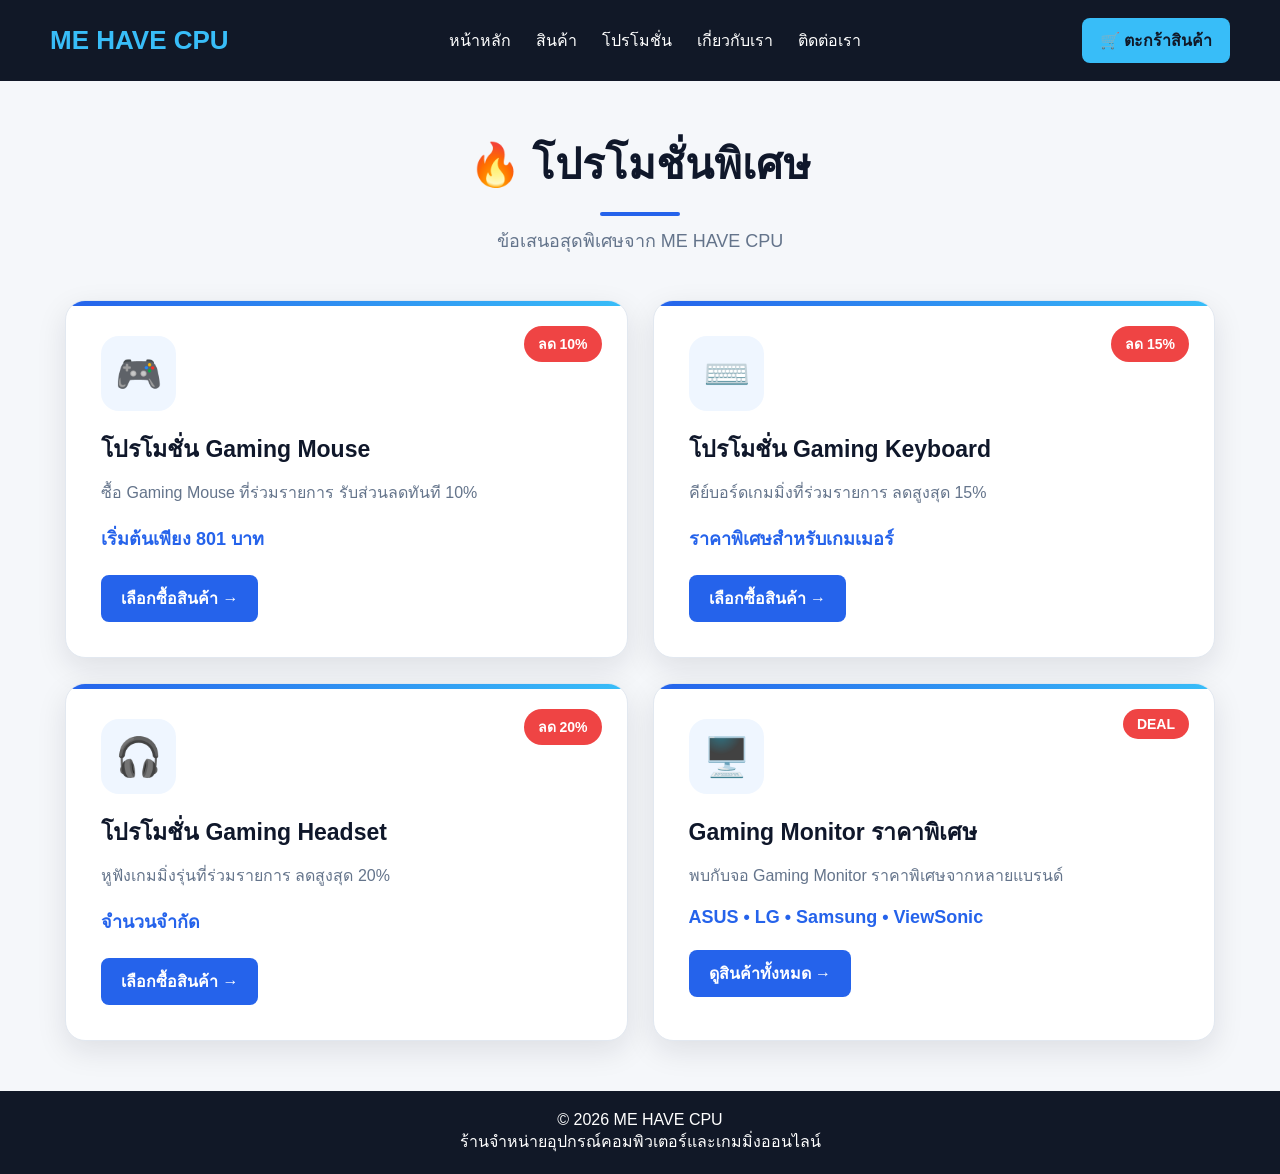
<file: promotion.html>
<!DOCTYPE html>
<html lang="th">

<head>
    <meta charset="UTF-8">
    <meta name="viewport" content="width=device-width, initial-scale=1.0">

    <title>โปรโมชั่น | ME HAVE CPU</title>

    <link rel="stylesheet" href="style.css">
</head>

<body>

<header>
    <div class="logo">ME HAVE CPU</div>

    <nav>
        <a href="index.html">หน้าหลัก</a>
        <a href="index.html#products">สินค้า</a>
        <a href="promotion.html">โปรโมชั่น</a>
        <a href="about.html">เกี่ยวกับเรา</a>
        <a href="contact.html">ติดต่อเรา</a>
    </nav>

    <a href="cart.html" class="cart">
        🛒 ตะกร้าสินค้า
    </a>
</header>


<main class="promotion-page">

    <div class="promotion-title">
        <h1>🔥 โปรโมชั่นพิเศษ</h1>
        <p>ข้อเสนอสุดพิเศษจาก ME HAVE CPU</p>
    </div>


    <div class="promotion-list">

        <div class="promotion-card">
            <div class="promotion-icon">🎮</div>

            <span class="promotion-badge">
                ลด 10%
            </span>

            <h2>โปรโมชั่น Gaming Mouse</h2>

            <p>
                ซื้อ Gaming Mouse ที่ร่วมรายการ
                รับส่วนลดทันที 10%
            </p>

            <strong>
                เริ่มต้นเพียง 801 บาท
            </strong>

            <a href="index.html#products">
                เลือกซื้อสินค้า →
            </a>
        </div>


        <div class="promotion-card">
            <div class="promotion-icon">⌨️</div>

            <span class="promotion-badge">
                ลด 15%
            </span>

            <h2>โปรโมชั่น Gaming Keyboard</h2>

            <p>
                คีย์บอร์ดเกมมิ่งที่ร่วมรายการ
                ลดสูงสุด 15%
            </p>

            <strong>
                ราคาพิเศษสำหรับเกมเมอร์
            </strong>

            <a href="index.html#products">
                เลือกซื้อสินค้า →
            </a>
        </div>


        <div class="promotion-card">
            <div class="promotion-icon">🎧</div>

            <span class="promotion-badge">
                ลด 20%
            </span>

            <h2>โปรโมชั่น Gaming Headset</h2>

            <p>
                หูฟังเกมมิ่งรุ่นที่ร่วมรายการ
                ลดสูงสุด 20%
            </p>

            <strong>
                จำนวนจำกัด
            </strong>

            <a href="index.html#products">
                เลือกซื้อสินค้า →
            </a>
        </div>


        <div class="promotion-card">
            <div class="promotion-icon">🖥️</div>

            <span class="promotion-badge">
                DEAL
            </span>

            <h2>Gaming Monitor ราคาพิเศษ</h2>

            <p>
                พบกับจอ Gaming Monitor
                ราคาพิเศษจากหลายแบรนด์
            </p>

            <strong>
                ASUS • LG • Samsung • ViewSonic
            </strong>

            <a href="index.html#products">
                ดูสินค้าทั้งหมด →
            </a>
        </div>

    </div>

</main>


<footer>
    <p>© 2026 ME HAVE CPU</p>
    <p>ร้านจำหน่ายอุปกรณ์คอมพิวเตอร์และเกมมิ่งออนไลน์</p>
</footer>

</body>
</html>
</file>
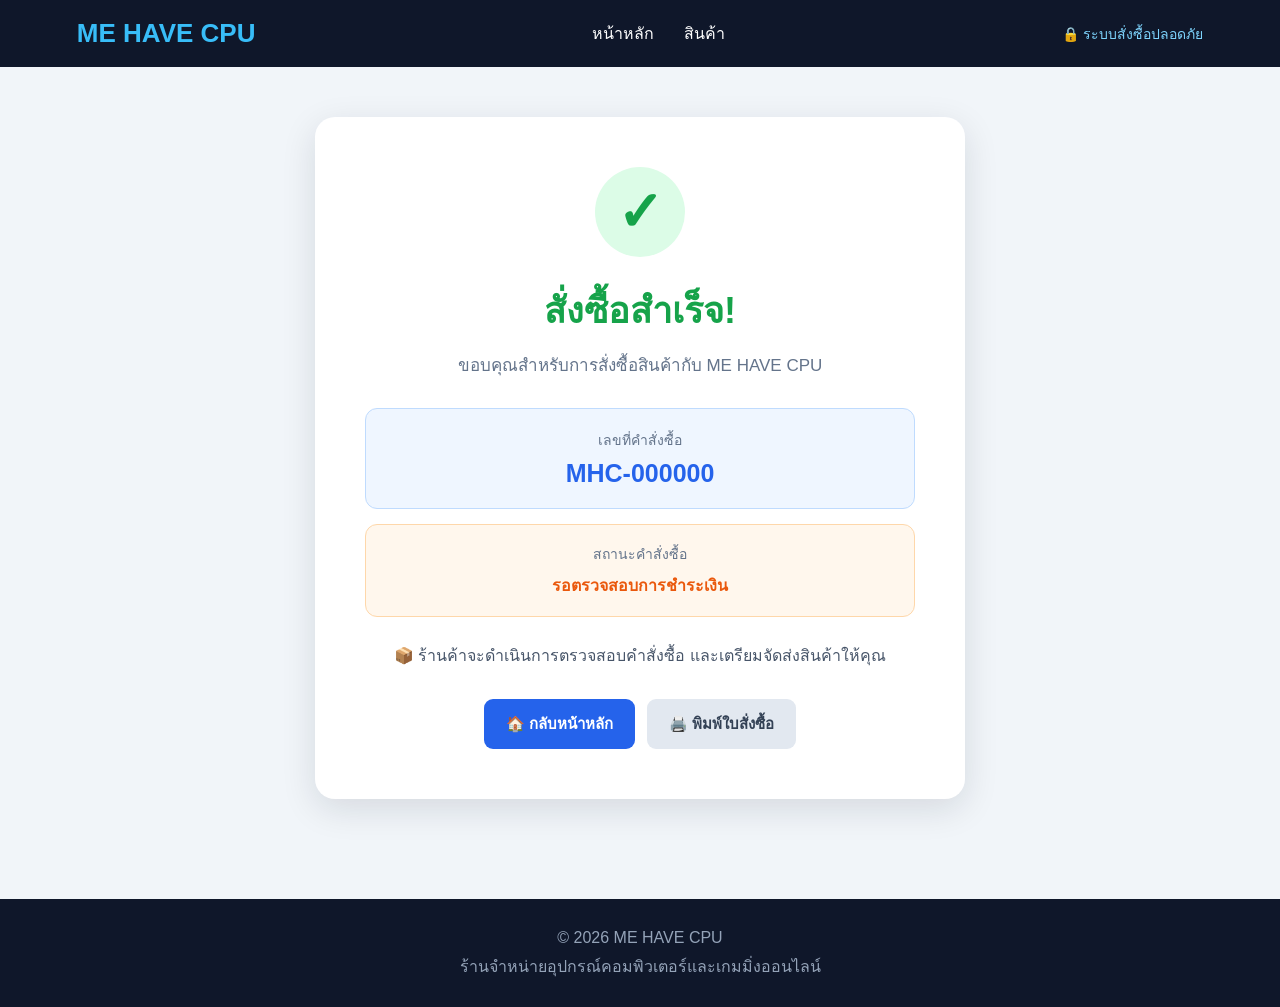
<file: success.html>
<!DOCTYPE html>
<html lang="th">
<head>
    <meta charset="UTF-8">
    <meta name="viewport" content="width=device-width, initial-scale=1.0">
    <title>สั่งซื้อสำเร็จ | ME HAVE CPU</title>
    <link rel="stylesheet" href="style.css">
</head>

<body class="success-page">

    <header class="checkout-header">
        <div class="logo">ME HAVE CPU</div>

        <nav>
            <a href="index.html">หน้าหลัก</a>
            <a href="index.html">สินค้า</a>
        </nav>

        <div class="secure">
            🔒 ระบบสั่งซื้อปลอดภัย
        </div>
    </header>


    <main class="success-container">

        <div class="success-card">

            <div class="success-icon">
                ✓
            </div>

            <h1>สั่งซื้อสำเร็จ!</h1>

            <p class="success-message">
                ขอบคุณสำหรับการสั่งซื้อสินค้ากับ ME HAVE CPU
            </p>

            <div class="order-number">
                <span>เลขที่คำสั่งซื้อ</span>
                <strong id="order-number">
                    MHC-000000
                </strong>
            </div>

            <div class="success-status">
                <span>สถานะคำสั่งซื้อ</span>
                <strong>รอตรวจสอบการชำระเงิน</strong>
            </div>

            <p class="delivery-message">
                📦 ร้านค้าจะดำเนินการตรวจสอบคำสั่งซื้อ
                และเตรียมจัดส่งสินค้าให้คุณ
            </p>

            <div class="success-buttons">

                <a href="index.html" class="home-btn">
                    🏠 กลับหน้าหลัก
                </a>

                <button
                    class="print-btn"
                    onclick="window.print()">
                    🖨️ พิมพ์ใบสั่งซื้อ
                </button>

            </div>

        </div>

    </main>


    <footer class="checkout-footer">
        <p>© 2026 ME HAVE CPU</p>
        <p>ร้านจำหน่ายอุปกรณ์คอมพิวเตอร์และเกมมิ่งออนไลน์</p>
    </footer>


    <script>

        const orderNumber =
            localStorage.getItem("orderNumber");

        if (orderNumber) {
            document.getElementById("order-number")
                .textContent = orderNumber;
        }

    </script>

</body>
</html>
</file>
<file: style.css>
* {
    margin: 0;
    padding: 0;
    box-sizing: border-box;
}

body {
    font-family: Arial, sans-serif;
    background: #f5f7fa;
    color: #222;
}

/* ส่วนหัว */
header {
    background: #111827;
    color: white;
    display: flex;
    align-items: center;
    justify-content: space-between;
    padding: 18px 50px;
}

.logo {
    font-size: 26px;
    font-weight: bold;
    color: #38bdf8;
}

nav {
    display: flex;
    gap: 25px;
}

nav a {
    color: white;
    text-decoration: none;
    font-size: 16px;
}

nav a:hover {
    color: #38bdf8;
}

.cart {
    background: #38bdf8;
    color: #111827;
    padding: 10px 18px;
    border-radius: 8px;
    font-weight: bold;
}

/* แบนเนอร์ */
.hero {
    min-height: 420px;
    display: flex;
    align-items: center;
    justify-content: center;
    text-align: center;
    background: linear-gradient(135deg, #0f172a, #1e3a8a);
    color: white;
    padding: 40px;
}

.hero h1 {
    font-size: 56px;
    color: #38bdf8;
    margin-bottom: 10px;
}

.hero h2 {
    font-size: 28px;
    margin-bottom: 15px;
}

.hero p {
    font-size: 18px;
    margin-bottom: 25px;
}

.hero button {
    background: #38bdf8;
    border: none;
    padding: 13px 28px;
    border-radius: 8px;
    font-size: 17px;
    font-weight: bold;
    cursor: pointer;
}

.hero button:hover {
    background: #7dd3fc;
}

/* สินค้า */
.products {
    padding: 50px;
    text-align: center;
}

.products > h2 {
    font-size: 32px;
    margin-bottom: 35px;
}

.product-list {
    display: grid;
    grid-template-columns: repeat(4, 1fr);
    gap: 25px;
    max-width: 1200px;
    margin: auto;
}

.product {
    background: white;
    border-radius: 12px;
    padding: 25px;
    box-shadow: 0 4px 15px rgba(0, 0, 0, 0.1);
    transition: 0.3s;
}

.product:hover {
    transform: translateY(-5px);
}

.product-image {
    font-size: 70px;
    margin-bottom: 15px;
}

.product h3 {
    font-size: 20px;
    margin-bottom: 10px;
}

.product p {
    color: #666;
    margin-bottom: 12px;
}

.product strong {
    display: block;
    color: #2563eb;
    font-size: 18px;
    margin-bottom: 15px;
}

.product button {
    background: #2563eb;
    color: white;
    border: none;
    padding: 10px 18px;
    border-radius: 7px;
    cursor: pointer;
}

.product button:hover {
    background: #1d4ed8;
}

/* ท้ายเว็บ */
footer {
    background: #111827;
    color: white;
    text-align: center;
    padding: 20px;
    margin-top: 30px;
}

/* รองรับมือถือ */
@media (max-width: 900px) {
    .product-list {
        grid-template-columns: repeat(2, 1fr);
    }

    nav {
        display: none;
    }
}

@media (max-width: 600px) {
    header {
        padding: 15px 20px;
    }

    .product-list {
        grid-template-columns: 1fr;
    }

    .hero h1 {
        font-size: 40px;
    }
}
/* ตะกร้าสินค้า */
.cart-section {
    background: white;
    max-width: 1000px;
    margin: 40px auto;
    padding: 30px;
    border-radius: 12px;
    box-shadow: 0 4px 15px rgba(0, 0, 0, 0.1);
}

.cart-section h2 {
    margin-bottom: 25px;
}

.cart-item {
    display: flex;
    justify-content: space-between;
    align-items: center;
    padding: 15px;
    border-bottom: 1px solid #ddd;
}

.cart-item button {
    background: #ef4444;
    color: white;
    border: none;
    padding: 7px 12px;
    border-radius: 5px;
    cursor: pointer;
}

.cart-total {
    text-align: right;
    font-size: 20px;
    margin-top: 20px;
}

.checkout-btn {
    display: block;
    margin: 20px 0 0 auto;
    background: #16a34a;
    color: white;
    border: none;
    padding: 12px 25px;
    border-radius: 7px;
    font-size: 16px;
    cursor: pointer;
}
/* =========================================
   CHECKOUT PAGE
========================================= */

.checkout-page {
    background: #f1f5f9;
    min-height: 100vh;
}

/* Header */

.checkout-header {
    background: #0f172a;
    color: white;
    display: flex;
    align-items: center;
    justify-content: space-between;
    padding: 18px 6%;
}

.checkout-header nav {
    display: flex;
    gap: 30px;
}

.checkout-header nav a {
    color: white;
    text-decoration: none;
}

.checkout-header nav a:hover {
    color: #38bdf8;
}

.secure {
    font-size: 14px;
    color: #7dd3fc;
}

/* Container */

.checkout-container {
    max-width: 1200px;
    margin: 40px auto;
    padding: 0 20px;
}

/* Title */

.checkout-title {
    display: flex;
    align-items: center;
    gap: 18px;
    margin-bottom: 30px;
}

.checkout-title > span {
    font-size: 42px;
}

.checkout-title h1 {
    font-size: 32px;
    color: #0f172a;
}

.checkout-title p {
    color: #64748b;
    margin-top: 5px;
}

/* Layout */

.checkout-layout {
    display: grid;
    grid-template-columns: 1fr 380px;
    gap: 25px;
}

/* Card */

.checkout-card,
.order-summary {
    background: white;
    border-radius: 16px;
    padding: 28px;
    box-shadow: 0 8px 25px rgba(15, 23, 42, 0.08);
    margin-bottom: 25px;
}

.card-title {
    display: flex;
    align-items: center;
    gap: 15px;
    margin-bottom: 25px;
}

.number {
    width: 38px;
    height: 38px;
    display: flex;
    align-items: center;
    justify-content: center;
    background: #2563eb;
    color: white;
    border-radius: 50%;
    font-weight: bold;
}

.card-title h2 {
    font-size: 20px;
}

.card-title p {
    color: #64748b;
    font-size: 13px;
    margin-top: 3px;
}

/* Form */

.form-grid {
    display: grid;
    grid-template-columns: 1fr 1fr;
    gap: 18px;
}

.form-group {
    display: flex;
    flex-direction: column;
}

.form-group.full {
    grid-column: 1 / -1;
}

.form-group label {
    font-weight: bold;
    margin-bottom: 8px;
    color: #334155;
}

.form-group input,
.form-group textarea {
    width: 100%;
    padding: 13px 15px;
    border: 1px solid #cbd5e1;
    border-radius: 9px;
    outline: none;
    font-size: 15px;
    font-family: inherit;
}

.form-group input:focus,
.form-group textarea:focus {
    border-color: #2563eb;
    box-shadow: 0 0 0 3px rgba(37, 99, 235, 0.1);
}

/* Payment */

.payment-list {
    display: flex;
    flex-direction: column;
    gap: 12px;
}

.payment-card {
    position: relative;
    display: flex;
    align-items: center;
    gap: 15px;
    padding: 17px;
    border: 2px solid #e2e8f0;
    border-radius: 12px;
    cursor: pointer;
    transition: 0.2s;
}

.payment-card:hover {
    border-color: #38bdf8;
    background: #f8fafc;
}

.payment-card input {
    display: none;
}

.payment-card:has(input:checked) {
    border-color: #2563eb;
    background: #eff6ff;
}

.payment-icon {
    font-size: 30px;
}

.payment-info {
    display: flex;
    flex-direction: column;
    gap: 4px;
}

.payment-info small {
    color: #64748b;
}

.radio-circle {
    margin-left: auto;
    width: 20px;
    height: 20px;
    border: 2px solid #94a3b8;
    border-radius: 50%;
}

.payment-card:has(input:checked) .radio-circle {
    border: 6px solid #2563eb;
}

/* Summary */

.order-summary {
    position: sticky;
    top: 20px;
    height: fit-content;
}

.summary-header {
    border-bottom: 1px solid #e2e8f0;
    padding-bottom: 18px;
    margin-bottom: 20px;
}

.summary-header h2 {
    font-size: 21px;
}

.checkout-items {
    margin-bottom: 20px;
}

.checkout-item {
    display: flex;
    justify-content: space-between;
    padding: 12px 0;
    border-bottom: 1px solid #f1f5f9;
}

.summary-line {
    display: flex;
    justify-content: space-between;
    margin: 15px 0;
    color: #64748b;
}

.summary-divider {
    border-top: 1px dashed #cbd5e1;
    margin: 20px 0;
}

.summary-total {
    display: flex;
    justify-content: space-between;
    align-items: center;
}

.summary-total strong {
    color: #2563eb;
    font-size: 25px;
}

/* Confirm */

.confirm-btn {
    width: 100%;
    margin-top: 25px;
    padding: 15px;
    background: #16a34a;
    color: white;
    border: none;
    border-radius: 10px;
    font-size: 17px;
    font-weight: bold;
    cursor: pointer;
    transition: 0.2s;
}

.confirm-btn:hover {
    background: #15803d;
    transform: translateY(-2px);
}

.secure-info {
    text-align: center;
    color: #64748b;
    font-size: 13px;
    margin-top: 15px;
}

.back-shopping {
    display: block;
    text-align: center;
    margin-top: 20px;
    color: #2563eb;
    text-decoration: none;
}

/* Footer */

.checkout-footer {
    background: #0f172a;
    color: #94a3b8;
    text-align: center;
    padding: 25px;
    margin-top: 50px;
    line-height: 1.8;
}

/* Responsive */

@media (max-width: 850px) {

    .checkout-layout {
        grid-template-columns: 1fr;
    }

    .order-summary {
        position: static;
    }

    .checkout-header nav {
        display: none;
    }
}

@media (max-width: 600px) {

    .form-grid {
        grid-template-columns: 1fr;
    }

    .form-group.full {
        grid-column: auto;
    }

    .checkout-title h1 {
        font-size: 25px;
    }

    .checkout-card,
    .order-summary {
        padding: 20px;
    }
}
/* =========================================
   SUCCESS PAGE
========================================= */

.success-page {
    background: #f1f5f9;
    min-height: 100vh;
}

.success-container {
    min-height: 70vh;
    display: flex;
    justify-content: center;
    align-items: center;
    padding: 50px 20px;
}

.success-card {
    width: 100%;
    max-width: 650px;
    background: white;
    border-radius: 20px;
    padding: 50px;
    text-align: center;
    box-shadow: 0 10px 35px rgba(15, 23, 42, 0.12);
}

.success-icon {
    width: 90px;
    height: 90px;
    margin: 0 auto 25px;

    display: flex;
    align-items: center;
    justify-content: center;

    background: #dcfce7;
    color: #16a34a;

    border-radius: 50%;

    font-size: 55px;
    font-weight: bold;
}

.success-card h1 {
    font-size: 36px;
    color: #16a34a;
    margin-bottom: 12px;
}

.success-message {
    color: #64748b;
    font-size: 17px;
    margin-bottom: 30px;
}

.order-number {
    background: #eff6ff;
    border: 1px solid #bfdbfe;
    border-radius: 12px;
    padding: 20px;
    margin-bottom: 15px;
}

.order-number span,
.success-status span {
    display: block;
    color: #64748b;
    font-size: 14px;
    margin-bottom: 8px;
}

.order-number strong {
    display: block;
    color: #2563eb;
    font-size: 25px;
}

.success-status {
    background: #fff7ed;
    border: 1px solid #fed7aa;
    border-radius: 12px;
    padding: 18px;
    margin-bottom: 25px;
}

.success-status strong {
    color: #ea580c;
}

.delivery-message {
    color: #475569;
    line-height: 1.7;
    margin-bottom: 30px;
}

.success-buttons {
    display: flex;
    justify-content: center;
    gap: 12px;
}

.home-btn,
.print-btn {
    padding: 13px 22px;
    border-radius: 9px;
    font-size: 15px;
    cursor: pointer;
    text-decoration: none;
    font-weight: bold;
}

.home-btn {
    background: #2563eb;
    color: white;
}

.print-btn {
    background: #e2e8f0;
    color: #334155;
    border: none;
}

.home-btn:hover {
    background: #1d4ed8;
}

.print-btn:hover {
    background: #cbd5e1;
}

@media (max-width: 600px) {

    .success-card {
        padding: 30px 20px;
    }

    .success-card h1 {
        font-size: 29px;
    }

    .success-buttons {
        flex-direction: column;
    }

    .home-btn,
    .print-btn {
        width: 100%;
    }
}
/* =========================================
   CART PAGE - ME HAVE CPU
========================================= */

.cart-page {
    max-width: 1100px;
    margin: 50px auto;
    padding: 0 25px;
    min-height: 65vh;
}

.cart-page > h1 {
    font-size: 32px;
    color: #0f172a;
    margin-bottom: 30px;
    border-left: 5px solid #38bdf8;
    padding-left: 15px;
}

/* กล่องรายการสินค้า */

.cart-page-items {
    background: white;
    border-radius: 16px;
    padding: 10px 25px;
    box-shadow: 0 8px 25px rgba(15, 23, 42, 0.08);
}

/* สินค้าแต่ละรายการ */

.cart-page-items .cart-item {
    display: flex;
    align-items: center;
    justify-content: space-between;
    gap: 20px;
    padding: 22px 10px;
    border-bottom: 1px solid #e2e8f0;
}

.cart-page-items .cart-item:last-child {
    border-bottom: none;
}

/* ชื่อสินค้า */

.cart-page-items .cart-item span:first-child {
    font-size: 17px;
    font-weight: bold;
    color: #1e293b;
}

/* ราคา */

.cart-page-items .cart-item span:nth-child(2) {
    color: #2563eb;
    font-weight: bold;
}

/* ปุ่มลบ */

.cart-page-items .cart-item button {
    background: #fee2e2;
    color: #dc2626;
    border: none;
    padding: 8px 14px;
    border-radius: 7px;
    cursor: pointer;
    transition: 0.2s;
}

.cart-page-items .cart-item button:hover {
    background: #dc2626;
    color: white;
}

/* กรณีไม่มีสินค้า */

.cart-page-items > p {
    text-align: center;
    color: #64748b;
    padding: 50px 20px;
    font-size: 17px;
}

/* สรุปยอด */

.cart-page-bottom {
    margin-top: 25px;
    background: #0f172a;
    color: white;
    border-radius: 16px;
    padding: 25px 30px;

    display: flex;
    align-items: center;
    justify-content: space-between;

    box-shadow: 0 8px 25px rgba(15, 23, 42, 0.15);
}

.cart-page-bottom > div {
    display: flex;
    flex-direction: column;
    gap: 6px;
}

.cart-page-bottom > div span {
    color: #94a3b8;
}

.cart-page-bottom strong {
    color: #38bdf8;
    font-size: 28px;
}

/* ปุ่มดำเนินการสั่งซื้อ */

.cart-page-bottom .checkout-btn {
    background: #2563eb;
    color: white;
    border: none;
    padding: 14px 28px;
    border-radius: 9px;
    font-size: 16px;
    font-weight: bold;
    cursor: pointer;
    transition: 0.2s;
}

.cart-page-bottom .checkout-btn:hover {
    background: #38bdf8;
    color: #0f172a;
    transform: translateY(-2px);
}

/* ปุ่มตะกร้าด้านบน */

header .cart {
    text-decoration: none;
    display: inline-block;
    transition: 0.2s;
}

header .cart:hover {
    transform: translateY(-2px);
}

/* มือถือ */

@media (max-width: 700px) {

    .cart-page {
        margin: 30px auto;
    }

    .cart-page > h1 {
        font-size: 26px;
    }

    .cart-page-items {
        padding: 10px 15px;
    }

    .cart-page-items .cart-item {
        flex-direction: column;
        align-items: flex-start;
        gap: 10px;
    }

    .cart-page-bottom {
        flex-direction: column;
        align-items: stretch;
        gap: 20px;
    }

    .cart-page-bottom .checkout-btn {
        width: 100%;
    }
}
/* ==========================================
   PROMOTION PAGE - ME HAVE CPU
========================================== */

.promotion-page {
    max-width: 1200px;
    margin: 50px auto;
    padding: 0 25px;
    min-height: 70vh;
}

/* หัวข้อโปรโมชั่น */
.promotion-title {
    text-align: center;
    margin-bottom: 45px;
}

.promotion-title h1 {
    font-size: 42px;
    margin-bottom: 10px;
    color: #0f172a;
}

.promotion-title h1::after {
    content: "";
    display: block;
    width: 80px;
    height: 4px;
    background: #2563eb;
    margin: 15px auto 0;
    border-radius: 10px;
}

.promotion-title p {
    color: #64748b;
    font-size: 18px;
}


/* กล่องโปรโมชั่น */
.promotion-list {
    display: grid;
    grid-template-columns: repeat(2, 1fr);
    gap: 25px;
}


/* การ์ด */
.promotion-card {
    position: relative;
    background: white;
    border-radius: 20px;
    padding: 35px;
    overflow: hidden;

    box-shadow:
        0 10px 30px rgba(15, 23, 42, 0.10);

    border: 1px solid #e2e8f0;

    transition: 0.3s;
}

.promotion-card:hover {
    transform: translateY(-8px);

    box-shadow:
        0 18px 40px rgba(37, 99, 235, 0.18);
}


/* แถบด้านบน */
.promotion-card::before {
    content: "";
    position: absolute;

    top: 0;
    left: 0;

    width: 100%;
    height: 5px;

    background: linear-gradient(
        90deg,
        #2563eb,
        #38bdf8
    );
}


/* ไอคอน */
.promotion-icon {
    width: 75px;
    height: 75px;

    display: flex;
    align-items: center;
    justify-content: center;

    background: #eff6ff;

    border-radius: 18px;

    font-size: 38px;

    margin-bottom: 20px;
}


/* ป้ายลดราคา */
.promotion-badge {
    position: absolute;

    top: 25px;
    right: 25px;

    background: #ef4444;
    color: white;

    padding: 7px 14px;

    border-radius: 20px;

    font-size: 14px;
    font-weight: bold;
}


/* ชื่อโปรโมชั่น */
.promotion-card h2 {
    color: #0f172a;
    font-size: 23px;

    margin-bottom: 12px;
}


/* รายละเอียด */
.promotion-card p {
    color: #64748b;

    line-height: 1.7;

    margin-bottom: 18px;
}


/* ราคา */
.promotion-card strong {
    display: block;

    color: #2563eb;

    font-size: 18px;

    margin-bottom: 22px;
}


/* ปุ่ม */
.promotion-card a {
    display: inline-block;

    text-decoration: none;

    background: #2563eb;
    color: white;

    padding: 11px 20px;

    border-radius: 8px;

    font-weight: bold;

    transition: 0.2s;
}

.promotion-card a:hover {
    background: #0f172a;

    transform: translateY(-2px);
}


/* ==========================================
   RESPONSIVE
========================================== */

@media (max-width: 700px) {

    .promotion-page {
        margin: 30px auto;
    }

    .promotion-title h1 {
        font-size: 30px;
    }

    .promotion-title p {
        font-size: 16px;
    }

    .promotion-list {
        grid-template-columns: 1fr;
    }

    .promotion-card {
        padding: 25px;
    }
}
/* ==========================================
   ABOUT PAGE - ME HAVE CPU
========================================== */

.about-page {
    background: #f1f5f9;
}


/* ==========================================
   ABOUT CONTAINER
========================================== */

.about-container {
    max-width: 1200px;
    margin: 0 auto;
    padding: 50px 25px 70px;
}


/* ==========================================
   HERO
========================================== */

.about-hero {
    position: relative;

    min-height: 420px;

    display: flex;
    align-items: center;
    justify-content: space-between;

    padding: 60px;

    border-radius: 25px;

    overflow: hidden;

    background:
        linear-gradient(
            135deg,
            #020617,
            #0f172a,
            #1e3a8a
        );

    box-shadow:
        0 20px 50px rgba(15, 23, 42, 0.25);
}


/* แสงด้านหลัง */

.about-hero::before {
    content: "";

    position: absolute;

    width: 350px;
    height: 350px;

    right: 80px;
    top: -100px;

    background: #2563eb;

    opacity: 0.15;

    border-radius: 50%;

    filter: blur(40px);
}


/* ข้อความ Hero */

.about-hero-content {
    position: relative;

    max-width: 650px;

    z-index: 2;
}


.about-label {
    display: inline-block;

    color: #38bdf8;

    font-size: 14px;
    font-weight: bold;

    letter-spacing: 2px;

    margin-bottom: 15px;
}


.about-hero h1 {
    margin: 0;

    font-size: 58px;

    color: white;

    letter-spacing: 2px;
}


.about-hero h2 {
    color: #38bdf8;

    font-size: 25px;

    margin: 10px 0 20px;
}


.about-hero p {
    color: #cbd5e1;

    font-size: 17px;

    line-height: 1.8;

    margin-bottom: 30px;
}


/* ปุ่ม */

.about-btn {
    display: inline-block;

    padding: 13px 25px;

    background: #2563eb;

    color: white;

    text-decoration: none;

    border-radius: 9px;

    font-weight: bold;

    transition: 0.3s;
}


.about-btn:hover {
    background: #38bdf8;

    color: #020617;

    transform: translateY(-3px);
}


/* ไอคอนด้านขวา */

.about-hero-icon {
    position: relative;

    z-index: 2;

    width: 250px;
    height: 250px;

    display: flex;

    align-items: center;
    justify-content: center;

    border-radius: 50%;

    background: rgba(255,255,255,0.05);

    border: 2px solid rgba(56,189,248,0.4);

    font-size: 110px;

    box-shadow:
        0 0 60px rgba(37,99,235,0.3);
}


/* ==========================================
   SECTION TITLE
========================================== */

.about-features {
    margin-top: 70px;
}


.about-section-title {
    text-align: center;

    margin-bottom: 35px;
}


.about-section-title span {
    color: #2563eb;

    font-size: 13px;

    font-weight: bold;

    letter-spacing: 2px;
}


.about-section-title h2 {
    margin-top: 8px;

    color: #0f172a;

    font-size: 34px;
}


/* ==========================================
   FEATURE CARDS
========================================== */

.feature-grid {
    display: grid;

    grid-template-columns:
        repeat(4, 1fr);

    gap: 20px;
}


.feature-card {
    background: white;

    padding: 30px 25px;

    border-radius: 18px;

    text-align: center;

    border: 1px solid #e2e8f0;

    box-shadow:
        0 8px 25px rgba(15,23,42,0.06);

    transition: 0.3s;
}


.feature-card:hover {
    transform: translateY(-8px);

    border-color: #38bdf8;

    box-shadow:
        0 15px 35px rgba(37,99,235,0.15);
}


.feature-icon {
    width: 65px;
    height: 65px;

    margin: 0 auto 18px;

    display: flex;

    align-items: center;
    justify-content: center;

    border-radius: 16px;

    background: #eff6ff;

    font-size: 32px;
}


.feature-card h3 {
    color: #0f172a;

    margin-bottom: 12px;
}


.feature-card p {
    color: #64748b;

    line-height: 1.7;

    font-size: 14px;
}


/* ==========================================
   VISION
========================================== */

.about-vision {
    margin-top: 60px;

    display: flex;

    align-items: center;

    gap: 30px;

    padding: 40px;

    border-radius: 20px;

    background: #0f172a;

    color: white;

    box-shadow:
        0 15px 35px rgba(15,23,42,0.15);
}


.vision-icon {
    min-width: 100px;
    height: 100px;

    display: flex;

    align-items: center;
    justify-content: center;

    border-radius: 20px;

    background: #1e3a8a;

    font-size: 50px;
}


.about-vision span {
    color: #38bdf8;

    font-size: 13px;

    font-weight: bold;

    letter-spacing: 2px;
}


.about-vision h2 {
    margin: 8px 0 12px;

    font-size: 28px;
}


.about-vision p {
    color: #cbd5e1;

    line-height: 1.8;

    margin: 0;
}


/* ==========================================
   STATISTICS
========================================== */

.about-stats {
    margin-top: 25px;

    display: grid;

    grid-template-columns:
        repeat(4, 1fr);

    gap: 20px;
}


.stat-box {
    background: white;

    padding: 25px;

    border-radius: 16px;

    text-align: center;

    border: 1px solid #e2e8f0;
}


.stat-box strong {
    display: block;

    color: #2563eb;

    font-size: 32px;

    margin-bottom: 5px;
}


.stat-box span {
    color: #64748b;

    font-size: 14px;
}


/* ==========================================
   RESPONSIVE
========================================== */

@media (max-width: 900px) {

    .about-hero {
        padding: 40px;
    }

    .about-hero-icon {
        width: 180px;
        height: 180px;

        font-size: 75px;
    }

    .about-hero h1 {
        font-size: 42px;
    }

    .feature-grid {
        grid-template-columns:
            repeat(2, 1fr);
    }

    .about-stats {
        grid-template-columns:
            repeat(2, 1fr);
    }
}


@media (max-width: 650px) {

    .about-container {
        padding: 30px 15px;
    }

    .about-hero {
        flex-direction: column;

        text-align: center;

        gap: 35px;

        padding: 40px 25px;
    }

    .about-hero h1 {
        font-size: 38px;
    }

    .about-hero h2 {
        font-size: 20px;
    }

    .about-hero-icon {
        width: 150px;
        height: 150px;

        font-size: 60px;
    }

    .feature-grid {
        grid-template-columns: 1fr;
    }

    .about-vision {
        flex-direction: column;

        text-align: center;

        padding: 30px 20px;
    }

    .about-stats {
        grid-template-columns: 1fr 1fr;
    }
}
/* ==========================================
   CONTACT PAGE - ME HAVE CPU
========================================== */

.contact-page {
    background: #f1f5f9;
}

.contact-container {
    max-width: 1200px;
    margin: 0 auto;
    padding: 55px 25px 70px;
}


/* ==========================================
   HERO
========================================== */

.contact-hero {
    text-align: center;

    padding: 55px 20px;

    border-radius: 25px;

    background:
        linear-gradient(
            135deg,
            #020617,
            #0f172a,
            #1e3a8a
        );

    color: white;

    box-shadow:
        0 20px 45px rgba(15, 23, 42, 0.22);
}

.contact-hero span {
    color: #38bdf8;

    font-size: 13px;

    font-weight: bold;

    letter-spacing: 2px;
}

.contact-hero h1 {
    font-size: 48px;

    margin: 12px 0;
}

.contact-hero p {
    color: #cbd5e1;

    font-size: 17px;

    margin: 0 auto;

    max-width: 650px;

    line-height: 1.8;
}


/* ==========================================
   CONTACT CARDS
========================================== */

.contact-grid {
    display: grid;

    grid-template-columns:
        repeat(3, 1fr);

    gap: 25px;

    margin-top: 40px;
}

.contact-card {
    background: white;

    padding: 35px 25px;

    border-radius: 20px;

    text-align: center;

    border: 1px solid #e2e8f0;

    box-shadow:
        0 8px 25px rgba(15, 23, 42, 0.07);

    transition: 0.3s;
}

.contact-card:hover {
    transform: translateY(-8px);

    border-color: #38bdf8;

    box-shadow:
        0 15px 35px rgba(37, 99, 235, 0.16);
}


/* ไอคอน */

.contact-icon {
    width: 75px;
    height: 75px;

    margin: 0 auto 20px;

    display: flex;

    align-items: center;
    justify-content: center;

    border-radius: 20px;

    background: #eff6ff;

    font-size: 38px;
}

.contact-card h2 {
    color: #0f172a;

    margin-bottom: 12px;
}

.contact-card p {
    color: #64748b;

    line-height: 1.7;

    min-height: 55px;
}

.contact-card a,
.contact-card strong {
    display: inline-block;

    margin-top: 15px;

    color: #2563eb;

    font-size: 17px;

    text-decoration: none;
}

.contact-card a:hover {
    color: #0f172a;
}


/* ==========================================
   INFORMATION
========================================== */

.contact-info {
    margin-top: 35px;

    display: flex;

    align-items: center;

    gap: 25px;

    padding: 35px;

    background: #0f172a;

    border-radius: 20px;

    color: white;
}

.contact-info-icon {
    min-width: 85px;
    height: 85px;

    display: flex;

    align-items: center;
    justify-content: center;

    background: #1e3a8a;

    border-radius: 18px;

    font-size: 40px;
}

.contact-info span {
    color: #38bdf8;

    font-size: 12px;

    font-weight: bold;

    letter-spacing: 2px;
}

.contact-info h2 {
    margin: 7px 0 10px;
}

.contact-info p {
    color: #cbd5e1;

    margin: 5px 0;
}


/* ==========================================
   BOTTOM
========================================== */

.contact-bottom {
    margin-top: 25px;

    padding: 40px;

    text-align: center;

    background: white;

    border-radius: 20px;

    border: 1px solid #e2e8f0;

    box-shadow:
        0 8px 25px rgba(15, 23, 42, 0.06);
}

.contact-bottom h2 {
    color: #0f172a;

    margin-bottom: 12px;
}

.contact-bottom p {
    max-width: 700px;

    margin: 0 auto 25px;

    color: #64748b;

    line-height: 1.8;
}

.contact-bottom a {
    display: inline-block;

    padding: 13px 25px;

    background: #2563eb;

    color: white;

    text-decoration: none;

    border-radius: 9px;

    font-weight: bold;

    transition: 0.3s;
}

.contact-bottom a:hover {
    background: #38bdf8;

    color: #020617;

    transform: translateY(-2px);
}


/* ==========================================
   RESPONSIVE
========================================== */

@media (max-width: 800px) {

    .contact-grid {
        grid-template-columns: 1fr;
    }

    .contact-hero h1 {
        font-size: 38px;
    }

    .contact-info {
        align-items: flex-start;
    }
}

@media (max-width: 600px) {

    .contact-container {
        padding: 30px 15px 50px;
    }

    .contact-hero {
        padding: 40px 20px;
    }

    .contact-info {
        flex-direction: column;

        text-align: center;

        align-items: center;
    }

    .contact-bottom {
        padding: 30px 20px;
    }
}
/* ==========================================
   MEMBER PAGE - ME HAVE CPU
========================================== */

.member-page {
    min-height: 75vh;
    background: #f1f5f9;
    padding: 60px 20px;
    display: flex;
    justify-content: center;
    align-items: center;
}

.member-box {
    width: 100%;
    max-width: 480px;
    background: white;
    padding: 40px;
    border-radius: 24px;
    text-align: center;
    box-shadow: 0 15px 40px rgba(15, 23, 42, 0.12);
}

.member-icon {
    width: 85px;
    height: 85px;
    margin: 0 auto 20px;
    display: flex;
    align-items: center;
    justify-content: center;
    background: #eff6ff;
    border-radius: 50%;
    font-size: 42px;
}

.member-box h1 {
    margin-bottom: 10px;
    color: #0f172a;
}

.member-subtitle {
    color: #64748b;
    line-height: 1.7;
    margin-bottom: 30px;
}

.member-box h2 {
    color: #1e3a8a;
    margin-bottom: 20px;
}

.member-box input {
    width: 100%;
    box-sizing: border-box;
    padding: 14px 16px;
    margin-bottom: 14px;
    border: 1px solid #cbd5e1;
    border-radius: 10px;
    font-size: 15px;
    outline: none;
}

.member-box input:focus {
    border-color: #2563eb;
    box-shadow: 0 0 0 3px rgba(37, 99, 235, 0.1);
}

.member-box button {
    width: 100%;
    border: none;
    padding: 14px;
    border-radius: 10px;
    background: #2563eb;
    color: white;
    font-size: 16px;
    font-weight: bold;
    cursor: pointer;
    transition: 0.3s;
}

.member-box button:hover {
    background: #1d4ed8;
    transform: translateY(-2px);
}

.member-switch {
    margin-top: 20px;
    color: #64748b;
}

.member-switch a {
    color: #2563eb;
    font-weight: bold;
    text-decoration: none;
}

.profile-avatar {
    width: 90px;
    height: 90px;
    margin: 0 auto 20px;
    border-radius: 50%;
    background: #eff6ff;
    display: flex;
    align-items: center;
    justify-content: center;
    font-size: 45px;
}

.profile-info {
    text-align: left;
    margin: 25px 0;
    padding: 20px;
    background: #f8fafc;
    border-radius: 12px;
}

.profile-info p {
    margin: 10px 0;
    color: #475569;
}

.member-shop-btn {
    display: block;
    padding: 14px;
    background: #2563eb;
    color: white;
    border-radius: 10px;
    text-decoration: none;
    font-weight: bold;
    margin-bottom: 12px;
}

.logout-btn {
    background: #ef4444 !important;
}

.logout-btn:hover {
    background: #dc2626 !important;
}
/* ==========================================
   CHECKOUT PAYMENT SYSTEM
========================================== */

.checkout-page {
    background: #f1f5f9;
    min-height: 80vh;
    padding: 50px 20px 70px;
}

.checkout-container {
    max-width: 1000px;
    margin: auto;
}

.checkout-title {
    text-align: center;
    margin-bottom: 35px;
}

.checkout-title span {
    color: #2563eb;
    font-size: 13px;
    font-weight: bold;
    letter-spacing: 2px;
}

.checkout-title h1 {
    font-size: 42px;
    color: #0f172a;
    margin: 10px 0;
}

.checkout-title p {
    color: #64748b;
}

.checkout-box {
    background: white;
    padding: 30px;
    border-radius: 20px;
    margin-bottom: 25px;
    box-shadow: 0 8px 25px rgba(15, 23, 42, 0.07);
}

.checkout-box h2 {
    color: #0f172a;
    margin-top: 0;
    margin-bottom: 25px;
}

.checkout-form {
    display: grid;
    gap: 10px;
}

.checkout-form label {
    color: #334155;
    font-weight: bold;
    margin-top: 8px;
}

.checkout-form input,
.checkout-form textarea {
    width: 100%;
    box-sizing: border-box;
    padding: 14px;
    border: 1px solid #cbd5e1;
    border-radius: 10px;
    font-size: 15px;
    font-family: inherit;
}

.checkout-form input:focus,
.checkout-form textarea:focus {
    outline: none;
    border-color: #2563eb;
}


/* PAYMENT OPTIONS */

.payment-options {
    display: grid;
    gap: 14px;
}

.payment-option {
    display: flex;
    align-items: center;
    gap: 15px;
    padding: 18px;
    border: 2px solid #e2e8f0;
    border-radius: 14px;
    cursor: pointer;
    transition: 0.25s;
}

.payment-option:hover {
    border-color: #60a5fa;
    background: #f8fbff;
}

.payment-option input {
    width: 20px;
    height: 20px;
    accent-color: #2563eb;
}

.payment-option strong {
    display: block;
    color: #0f172a;
    font-size: 16px;
}

.payment-option small {
    display: block;
    color: #64748b;
    margin-top: 4px;
}


/* PAYMENT DETAIL */

.payment-detail {
    margin-top: 20px;
    padding: 25px;
    background: #eff6ff;
    border: 1px solid #bfdbfe;
    border-radius: 15px;
    text-align: center;
}

.payment-detail h3 {
    color: #1e3a8a;
}

.payment-detail p {
    color: #475569;
    line-height: 1.7;
}

.payment-note {
    font-size: 13px;
    color: #64748b !important;
    margin-top: 18px;
}


/* BANK */

.payment-bank {
    text-align: left;
    max-width: 500px;
    margin: auto;
}

.payment-bank p {
    padding: 8px 0;
    border-bottom: 1px solid #dbeafe;
}


/* PROMPTPAY */

.fake-qr {
    width: 180px;
    height: 180px;

    margin: 0 auto 20px;

    background: white;

    border: 8px solid white;
    border-radius: 10px;

    box-shadow:
        0 10px 30px rgba(0, 0, 0, 0.35);

    display: flex;
    align-items: center;
    justify-content: center;

    overflow: hidden;
}

.fake-qr img {
    width: 100%;
    height: 100%;
    object-fit: contain;
    display: block;
}

.fake-qr span {
    background: white;
    padding: 8px;
    font-weight: bold;
}


/* COD */

.cod-icon {
    font-size: 55px;
}


/* SUMMARY */

.checkout-summary {
    background: #0f172a;
    color: white;
    padding: 30px;
    border-radius: 20px;
    box-shadow: 0 15px 35px rgba(15, 23, 42, 0.2);
}

.checkout-summary h2 {
    margin-top: 0;
}

.summary-row {
    display: flex;
    justify-content: space-between;
    padding: 13px 0;
    color: #cbd5e1;
}

.summary-total {
    display: flex;
    justify-content: space-between;
    align-items: center;
    border-top: 1px solid #334155;
    margin-top: 10px;
    padding-top: 20px;
    font-size: 20px;
}

.summary-total strong {
    color: #38bdf8;
    font-size: 26px;
}


.confirm-order-btn {
    width: 100%;
    margin-top: 25px;
    padding: 16px;
    border: none;
    border-radius: 12px;
    background: #2563eb;
    color: white;
    font-size: 17px;
    font-weight: bold;
    cursor: pointer;
    transition: 0.3s;
}

.confirm-order-btn:hover {
    background: #38bdf8;
    color: #020617;
    transform: translateY(-2px);
}


@media (max-width: 600px) {

    .checkout-page {
        padding: 30px 15px 50px;
    }

    .checkout-title h1 {
        font-size: 32px;
    }

    .checkout-box,
    .checkout-summary {
        padding: 22px;
    }

    .payment-option {
        align-items: flex-start;
    }

}
/* ==========================================
   ME HAVE CPU - CHECKOUT GAMING STYLE
========================================== */

.checkout-page {
    min-height: 100vh;
    padding: 55px 20px 80px;

    background:
        radial-gradient(
            circle at 20% 10%,
            rgba(37, 99, 235, 0.18),
            transparent 35%
        ),
        radial-gradient(
            circle at 80% 30%,
            rgba(14, 165, 233, 0.14),
            transparent 35%
        ),
        #020617;
}


/* ==========================================
   CHECKOUT CONTAINER
========================================== */

.checkout-container {
    max-width: 1100px;
    margin: auto;
}


/* ==========================================
   TITLE
========================================== */

.checkout-title {
    position: relative;
    overflow: hidden;

    padding: 45px 30px;
    margin-bottom: 30px;

    text-align: center;

    border-radius: 24px;

    background:
        linear-gradient(
            135deg,
            #020617,
            #0f172a,
            #172554
        );

    border: 1px solid #1e40af;

    box-shadow:
        0 20px 50px rgba(0, 0, 0, 0.35);
}

.checkout-title::before {
    content: "";

    position: absolute;

    width: 250px;
    height: 250px;

    top: -130px;
    right: -80px;

    background: #2563eb;

    opacity: 0.15;

    border-radius: 50%;

    filter: blur(10px);
}

.checkout-title span {
    color: #38bdf8;

    font-size: 13px;

    font-weight: bold;

    letter-spacing: 3px;
}

.checkout-title h1 {
    position: relative;

    color: white;

    font-size: 44px;

    margin: 10px 0;
}

.checkout-title p {
    position: relative;

    color: #94a3b8;

    font-size: 16px;
}


/* ==========================================
   CHECKOUT BOX
========================================== */

.checkout-box {
    position: relative;

    background:
        linear-gradient(
            145deg,
            #0f172a,
            #111827
        );

    border: 1px solid #1e293b;

    border-radius: 20px;

    padding: 30px;

    margin-bottom: 25px;

    color: white;

    box-shadow:
        0 15px 35px rgba(0, 0, 0, 0.25);
}

.checkout-box::before {
    content: "";

    position: absolute;

    left: 0;
    top: 25px;

    width: 4px;
    height: 45px;

    background: #38bdf8;

    border-radius: 0 5px 5px 0;
}

.checkout-box h2 {
    color: white;

    font-size: 21px;

    margin-bottom: 25px;
}


/* ==========================================
   FORM
========================================== */

.checkout-form {
    display: grid;

    gap: 8px;
}

.checkout-form label {
    color: #cbd5e1;

    font-size: 14px;

    font-weight: bold;

    margin-top: 10px;
}

.checkout-form input,
.checkout-form textarea {

    width: 100%;

    box-sizing: border-box;

    padding: 14px 16px;

    background: #020617;

    color: white;

    border: 1px solid #334155;

    border-radius: 10px;

    font-size: 15px;

    transition: 0.25s;
}

.checkout-form input::placeholder,
.checkout-form textarea::placeholder {
    color: #64748b;
}

.checkout-form input:focus,
.checkout-form textarea:focus {

    outline: none;

    border-color: #38bdf8;

    box-shadow:
        0 0 0 3px rgba(56, 189, 248, 0.12);
}


/* ==========================================
   PAYMENT OPTIONS
========================================== */

.payment-options {
    display: grid;

    grid-template-columns:
        repeat(3, 1fr);

    gap: 15px;
}

.payment-option {

    position: relative;

    display: flex;

    align-items: center;

    gap: 12px;

    min-height: 80px;

    padding: 18px;

    box-sizing: border-box;

    background: #020617;

    border: 1px solid #334155;

    border-radius: 15px;

    color: white;

    cursor: pointer;

    transition: 0.25s;
}

.payment-option:hover {

    border-color: #38bdf8;

    transform: translateY(-3px);

    box-shadow:
        0 10px 25px rgba(14, 165, 233, 0.12);
}

.payment-option:has(input:checked) {

    background:
        linear-gradient(
            135deg,
            #172554,
            #0c4a6e
        );

    border-color: #38bdf8;

    box-shadow:
        0 0 0 2px rgba(56, 189, 248, 0.15),
        0 10px 30px rgba(14, 165, 233, 0.12);
}

.payment-option input {

    width: 19px;

    height: 19px;

    accent-color: #38bdf8;
}

.payment-option strong {

    display: block;

    color: white;

    font-size: 15px;
}

.payment-option small {

    display: block;

    margin-top: 5px;

    color: #94a3b8;

    font-size: 12px;
}


/* ==========================================
   PAYMENT DETAIL
========================================== */

.payment-detail {

    margin-top: 20px;

    padding: 25px;

    background:
        linear-gradient(
            135deg,
            #0c4a6e,
            #172554
        );

    border: 1px solid #2563eb;

    border-radius: 15px;

    color: white;

    box-shadow:
        inset 0 0 30px rgba(37, 99, 235, 0.08);
}

.payment-detail h3 {

    color: #38bdf8;

    margin-top: 0;

    font-size: 19px;
}

.payment-detail p {

    color: #cbd5e1;

    line-height: 1.8;
}

.payment-note {

    color: #fbbf24 !important;

    font-size: 13px;
}


/* ==========================================
   BANK PAYMENT
========================================== */

.payment-bank {

    max-width: 550px;

    margin: auto;

    text-align: left;
}

.payment-bank p {

    padding: 10px 0;

    margin: 0;

    border-bottom:
        1px solid rgba(148, 163, 184, 0.15);
}


/* ==========================================
   PROMPTPAY
========================================== */

.fake-qr {

    width: 155px;

    height: 155px;

    margin: 0 auto 20px;

    background:

        repeating-linear-gradient(
            45deg,
            #000 0px,
            #000 4px,
            #fff 4px,
            #fff 8px
        );

    border: 8px solid white;

    border-radius: 10px;

    box-shadow:
        0 10px 30px rgba(0, 0, 0, 0.35);

    display: flex;

    align-items: center;

    justify-content: center;
}

.fake-qr span {

    background: white;

    color: black;

    padding: 7px 10px;

    border-radius: 4px;

    font-weight: bold;
}


/* ==========================================
   COD
========================================== */

.cod-icon {

    font-size: 60px;

    margin-bottom: 10px;
}


/* ==========================================
   ORDER SUMMARY
========================================== */

.checkout-summary {

    position: relative;

    overflow: hidden;

    background:
        linear-gradient(
            135deg,
            #020617,
            #0f172a,
            #172554
        );

    border: 1px solid #1e40af;

    color: white;

    padding: 32px;

    border-radius: 22px;

    box-shadow:
        0 20px 45px rgba(0, 0, 0, 0.35);
}

.checkout-summary::after {

    content: "ME HAVE CPU";

    position: absolute;

    right: 25px;

    bottom: 15px;

    font-size: 12px;

    letter-spacing: 2px;

    color: #334155;
}

.checkout-summary h2 {

    margin-top: 0;

    color: white;
}


/* SUMMARY ROW */

.summary-row {

    display: flex;

    justify-content: space-between;

    align-items: center;

    padding: 14px 0;

    color: #cbd5e1;

    border-bottom:
        1px solid rgba(148, 163, 184, 0.12);
}

.summary-row strong {

    color: white;
}


/* TOTAL */

.summary-total {

    display: flex;

    justify-content: space-between;

    align-items: center;

    margin-top: 15px;

    padding-top: 22px;

    border-top: 1px solid #334155;

    font-size: 19px;
}

.summary-total strong {

    color: #38bdf8;

    font-size: 30px;

    text-shadow:
        0 0 20px rgba(56, 189, 248, 0.25);
}


/* ==========================================
   CONFIRM BUTTON
========================================== */

.confirm-order-btn {

    position: relative;

    width: 100%;

    margin-top: 28px;

    padding: 17px;

    border: none;

    border-radius: 12px;

    background:
        linear-gradient(
            90deg,
            #2563eb,
            #0ea5e9
        );

    color: white;

    font-size: 17px;

    font-weight: bold;

    cursor: pointer;

    transition: 0.3s;

    box-shadow:
        0 10px 25px rgba(37, 99, 235, 0.25);
}

.confirm-order-btn:hover {

    transform: translateY(-3px);

    box-shadow:
        0 15px 35px rgba(14, 165, 233, 0.35);
}

.confirm-order-btn:active {

    transform: translateY(0);
}


/* ==========================================
   RESPONSIVE
========================================== */

@media (max-width: 800px) {

    .payment-options {

        grid-template-columns: 1fr;

    }

    .checkout-title h1 {

        font-size: 35px;

    }

}

@media (max-width: 600px) {

    .checkout-page {

        padding: 30px 12px 50px;

    }

    .checkout-box,
    .checkout-summary {

        padding: 22px;

    }

    .checkout-title {

        padding: 35px 20px;

    }

    .checkout-title h1 {

        font-size: 30px;

    }

    .summary-total strong {

        font-size: 24px;

    }

}
</file>
